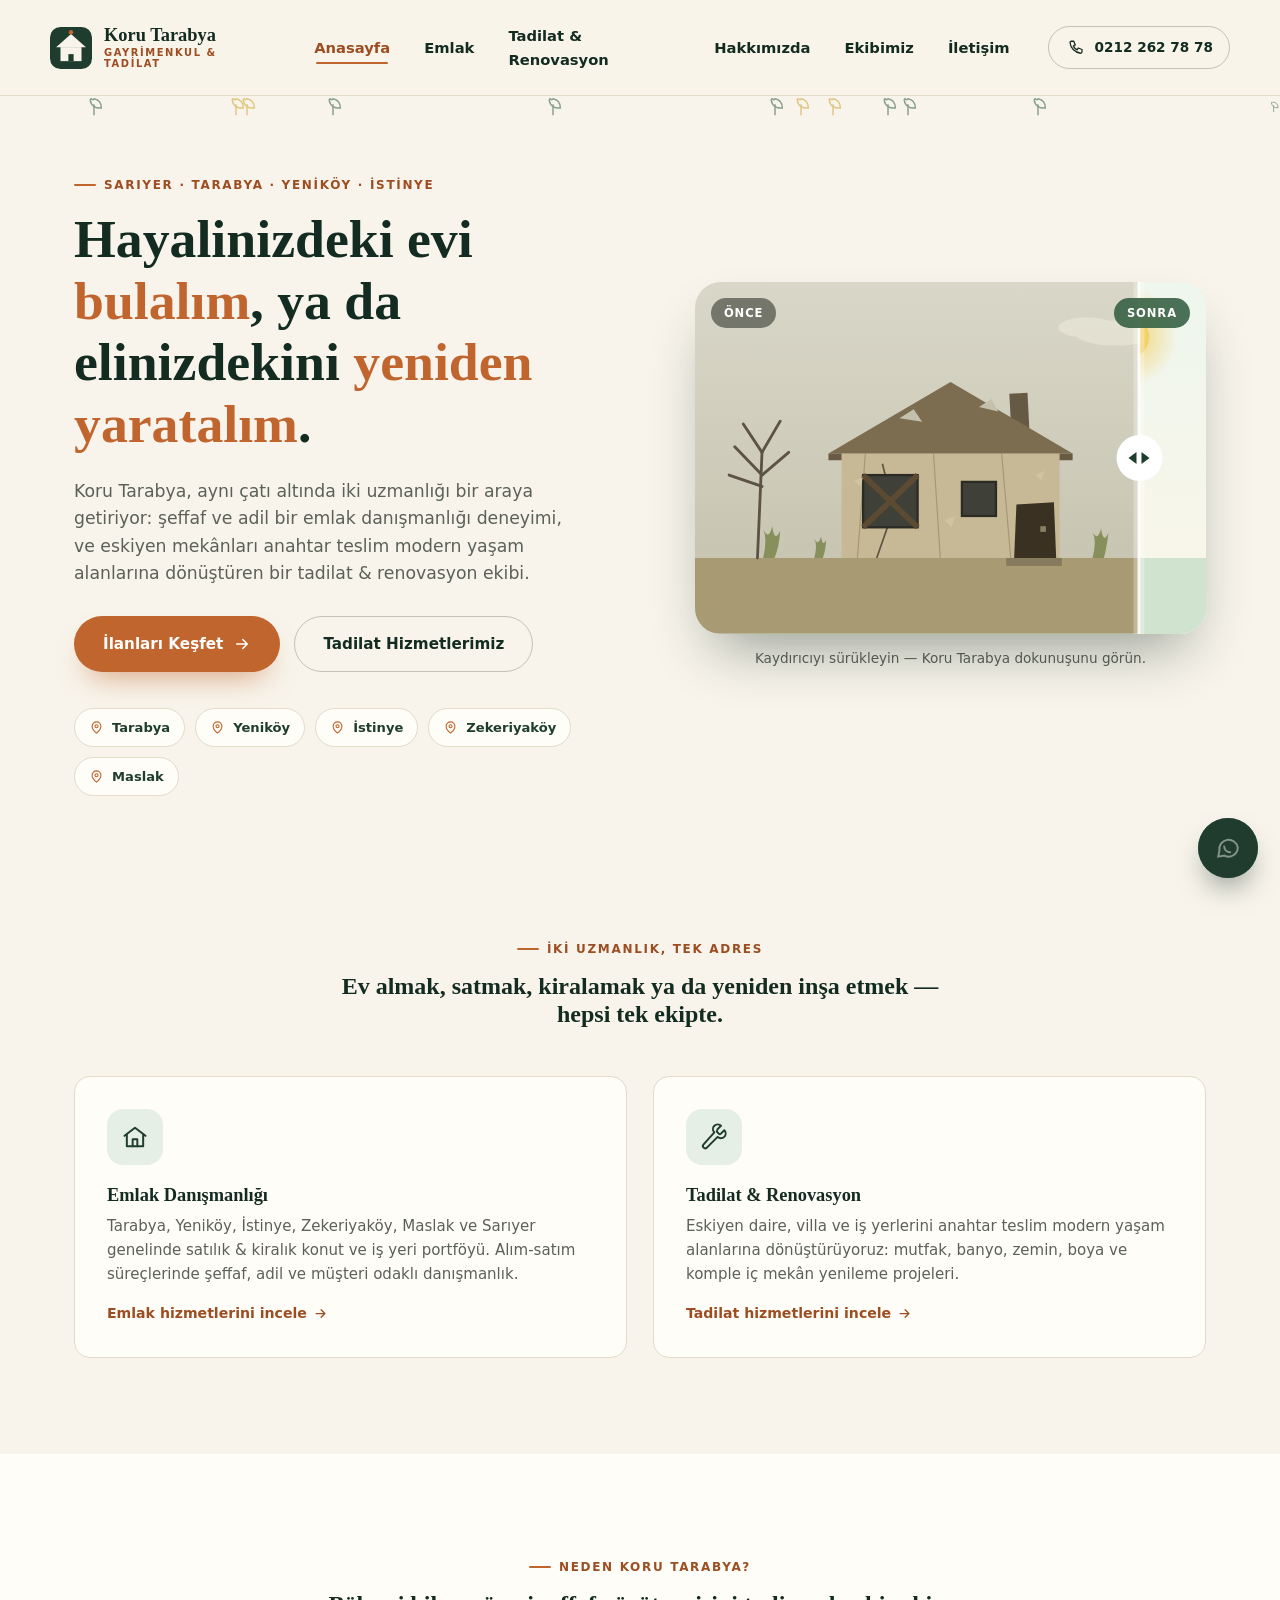
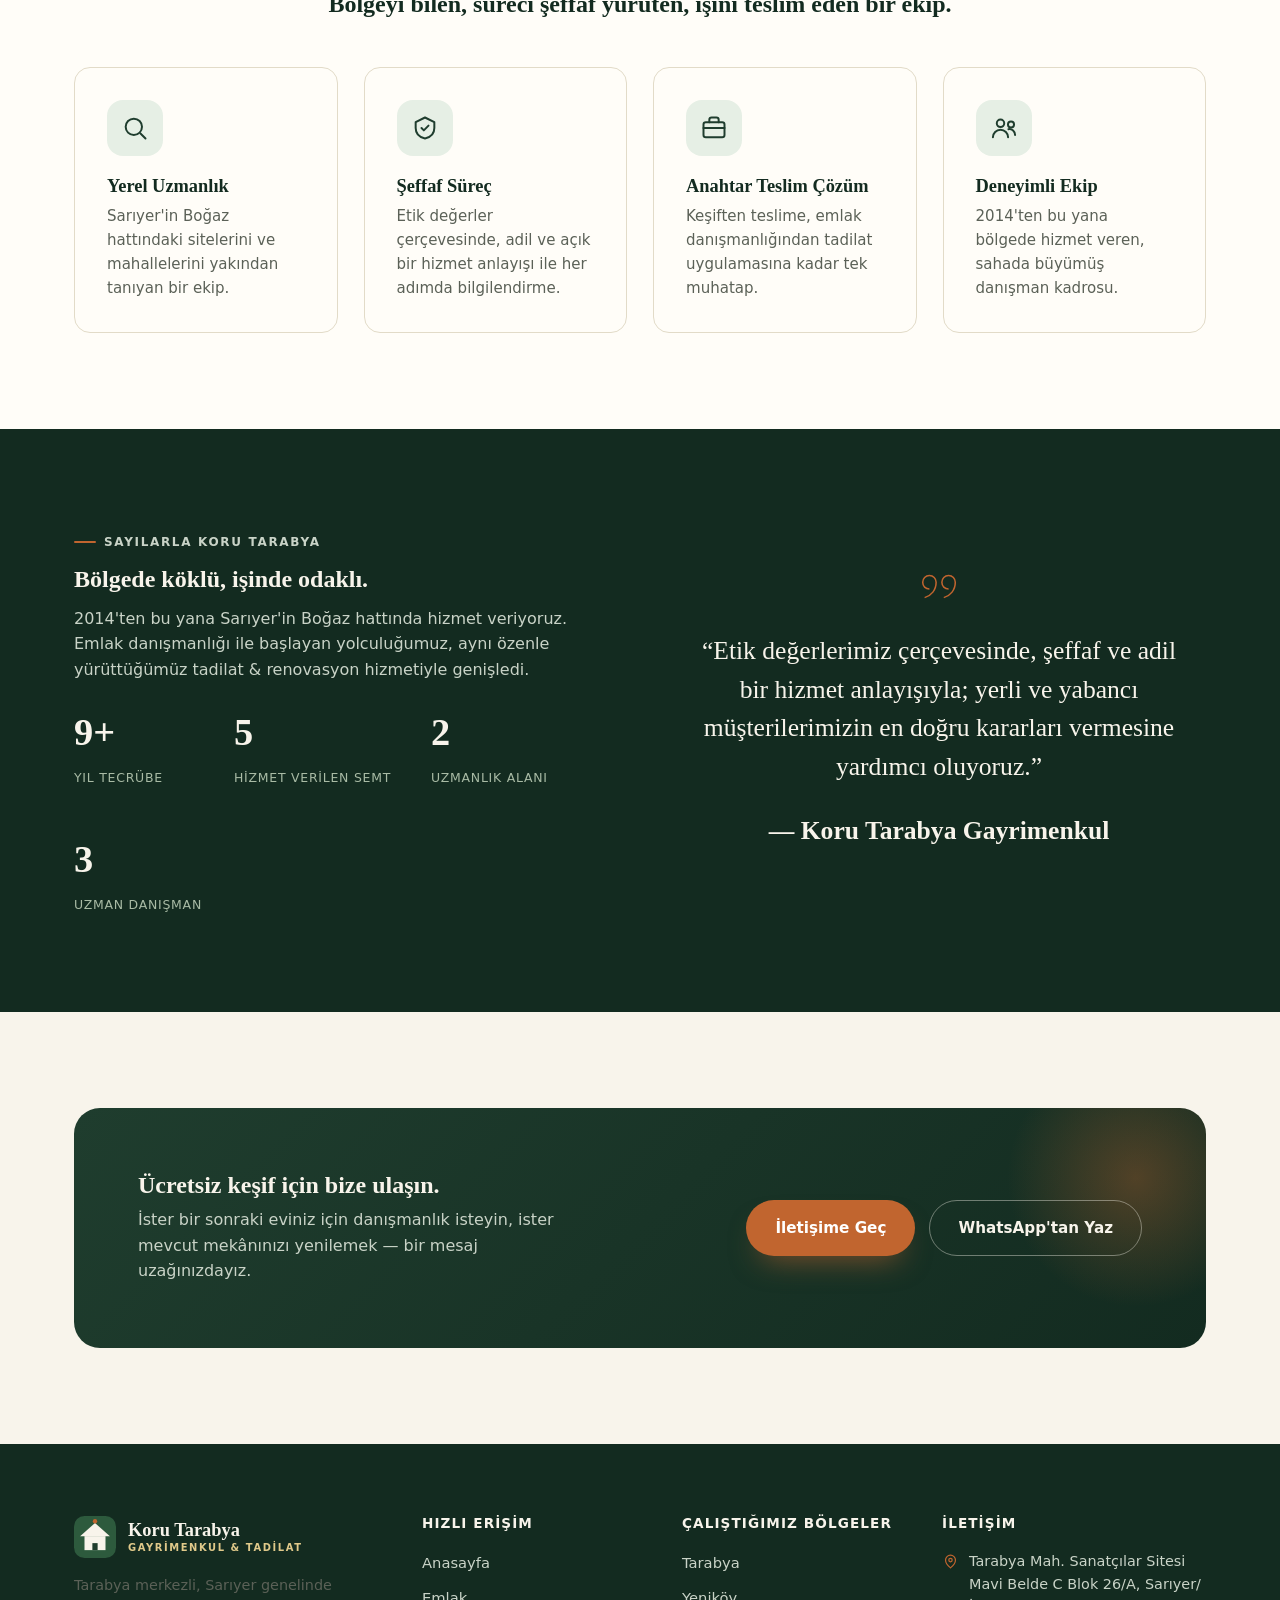
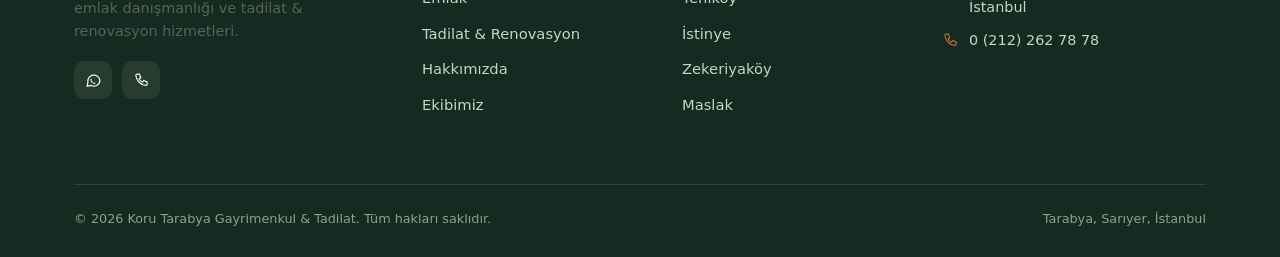
<file: index.html>
<!DOCTYPE html>
<html lang="tr">
<head>
<meta charset="UTF-8">
<meta name="viewport" content="width=device-width, initial-scale=1.0">
<title>Koru Tarabya Gayrimenkul &amp; Tadilat | Sarıyer, İstanbul</title>
<meta name="description" content="Tarabya, Yeniköy, İstinye, Zekeriyaköy, Maslak ve Sarıyer'de emlak danışmanlığı ve anahtar teslim tadilat &amp; renovasyon hizmeti. Aynı çatı altında iki uzmanlık.">
<link rel="icon" href="data:image/svg+xml,%3Csvg xmlns='http://www.w3.org/2000/svg' viewBox='0 0 48 48'%3E%3Crect width='48' height='48' rx='12' fill='%231f3d2e'/%3E%3Cpolygon points='24,8 41,23 7,23' fill='%23f8f4eb'/%3E%3Crect x='12' y='23' width='24' height='16' fill='%23f8f4eb'/%3E%3Crect x='21' y='31' width='6' height='8' fill='%231f3d2e'/%3E%3Ccircle cx='24' cy='6' r='2.5' fill='%23c1652f'/%3E%3C/svg%3E">
<link rel="stylesheet" href="assets/css/style.css">
</head>
<body>

<header class="site-header">
  <div class="container nav-row">
    <a href="index.html" class="brand">
      <svg class="brand-mark" viewBox="0 0 48 48"><rect width="48" height="48" rx="12" fill="#1f3d2e"/><polygon points="24,8 41,23 7,23" fill="#f8f4eb"/><rect x="12" y="23" width="24" height="16" fill="#f8f4eb"/><rect x="21" y="31" width="6" height="8" fill="#1f3d2e"/><circle cx="24" cy="6" r="2.5" fill="#c1652f"/></svg>
      <span class="brand-text">Koru Tarabya<small>Gayrimenkul &amp; Tadilat</small></span>
    </a>
    <nav class="nav-links">
      <a href="index.html">Anasayfa</a>
      <a href="emlak.html">Emlak</a>
      <a href="tadilat.html">Tadilat &amp; Renovasyon</a>
      <a href="hakkimizda.html">Hakkımızda</a>
      <a href="ekibimiz.html">Ekibimiz</a>
      <a href="iletisim.html">İletişim</a>
    </nav>
    <div class="nav-actions">
      <a class="btn btn-outline btn-sm" href="tel:+902122627878">
        <svg viewBox="0 0 24 24" fill="none" stroke="currentColor" stroke-width="1.7" stroke-linecap="round" stroke-linejoin="round"><path d="M6 3h3l2 5-2.5 1.5a11 11 0 0 0 5 5L15 12l5 2v3a2 2 0 0 1-2 2A16 16 0 0 1 4 5a2 2 0 0 1 2-2z"/></svg>
        0212 262 78 78
      </a>
      <button type="button" class="nav-toggle" aria-expanded="false" aria-label="Menüyü Aç/Kapat"><span></span></button>
    </div>
  </div>
</header>

<section class="hero">
  <div class="leaf-field" data-leaf-count="12"></div>
  <div class="container">
    <div class="hero-grid">
      <div data-reveal>
        <p class="eyebrow">Sarıyer · Tarabya · Yeniköy · İstinye</p>
        <h1 class="hero-title">Hayalinizdeki evi <em>bulalım</em>, ya da elinizdekini <em>yeniden yaratalım</em>.</h1>
        <p class="hero-lede">Koru Tarabya, aynı çatı altında iki uzmanlığı bir araya getiriyor: şeffaf ve adil bir emlak danışmanlığı deneyimi, ve eskiyen mekânları anahtar teslim modern yaşam alanlarına dönüştüren bir tadilat &amp; renovasyon ekibi.</p>
        <div class="hero-cta">
          <a class="btn btn-primary" href="emlak.html">
            İlanları Keşfet
            <svg viewBox="0 0 24 24" fill="none" stroke="currentColor" stroke-width="2" stroke-linecap="round" stroke-linejoin="round"><path d="M5 12h14M13 6l6 6-6 6"/></svg>
          </a>
          <a class="btn btn-outline" href="tadilat.html">Tadilat Hizmetlerimiz</a>
        </div>
        <div class="hero-pills">
          <span class="pill"><svg viewBox="0 0 24 24" fill="none" stroke="currentColor" stroke-width="1.8"><path d="M12 21s-7-5.2-7-11a7 7 0 0 1 14 0c0 5.8-7 11-7 11z"/><circle cx="12" cy="10" r="2.4"/></svg>Tarabya</span>
          <span class="pill"><svg viewBox="0 0 24 24" fill="none" stroke="currentColor" stroke-width="1.8"><path d="M12 21s-7-5.2-7-11a7 7 0 0 1 14 0c0 5.8-7 11-7 11z"/><circle cx="12" cy="10" r="2.4"/></svg>Yeniköy</span>
          <span class="pill"><svg viewBox="0 0 24 24" fill="none" stroke="currentColor" stroke-width="1.8"><path d="M12 21s-7-5.2-7-11a7 7 0 0 1 14 0c0 5.8-7 11-7 11z"/><circle cx="12" cy="10" r="2.4"/></svg>İstinye</span>
          <span class="pill"><svg viewBox="0 0 24 24" fill="none" stroke="currentColor" stroke-width="1.8"><path d="M12 21s-7-5.2-7-11a7 7 0 0 1 14 0c0 5.8-7 11-7 11z"/><circle cx="12" cy="10" r="2.4"/></svg>Zekeriyaköy</span>
          <span class="pill"><svg viewBox="0 0 24 24" fill="none" stroke="currentColor" stroke-width="1.8"><path d="M12 21s-7-5.2-7-11a7 7 0 0 1 14 0c0 5.8-7 11-7 11z"/><circle cx="12" cy="10" r="2.4"/></svg>Maslak</span>
        </div>
      </div>

      <div data-reveal>
        <div class="ba-slider" id="hero-ba" data-autoplay="true">
          <div class="ba-before">
            <svg viewBox="0 0 900 620" xmlns="http://www.w3.org/2000/svg" role="img" aria-label="Tadilat sonrası modern ev görünümü">
              <defs>
                <linearGradient id="skyNew" x1="0" y1="0" x2="0" y2="1">
                  <stop offset="0" stop-color="#eef6ee"/>
                  <stop offset="1" stop-color="#fbf6e8"/>
                </linearGradient>
                <radialGradient id="sunGlow" cx="50%" cy="50%" r="50%">
                  <stop offset="0" stop-color="#f3d16a"/>
                  <stop offset="1" stop-color="#f3d16a" stop-opacity="0"/>
                </radialGradient>
                <linearGradient id="glassGrad" x1="0" y1="0" x2="1" y2="1">
                  <stop offset="0" stop-color="#cdeaf0"/>
                  <stop offset="1" stop-color="#7fb2c2"/>
                </linearGradient>
              </defs>
              <rect width="900" height="620" fill="url(#skyNew)"/>
              <circle cx="760" cy="96" r="90" fill="url(#sunGlow)"/>
              <circle cx="760" cy="96" r="40" fill="#f3d16a"/>
              <rect x="0" y="486" width="900" height="134" fill="#cfe3cf"/>
              <g fill="#e7e0cc">
                <rect x="586" y="500" width="34" height="16" rx="4"/>
                <rect x="606" y="524" width="34" height="16" rx="4"/>
                <rect x="626" y="548" width="34" height="16" rx="4"/>
                <rect x="646" y="572" width="34" height="16" rx="4"/>
              </g>
              <polygon points="235,302 450,202 665,302" fill="#2d5a3d"/>
              <polygon points="235,302 665,302 665,312 235,312" fill="#234630"/>
              <g fill="#33495c" stroke="#1f2d38" stroke-width="1.5">
                <polygon points="300,268 340,246 356,270 316,292"/>
                <polygon points="544,270 560,246 600,268 584,292"/>
              </g>
              <rect x="258" y="302" width="384" height="184" fill="#f7f1e3" rx="4"/>
              <path d="M340 302 L340 486 M460 302 L460 486 M560 302 L560 486" stroke="#e7dcc2" stroke-width="2"/>
              <rect x="292" y="336" width="120" height="98" rx="8" fill="url(#glassGrad)" stroke="#ffffff" stroke-width="6"/>
              <path d="M352 336 V434 M292 385 H412" stroke="#ffffff" stroke-width="4"/>
              <rect x="566" y="388" width="66" height="98" rx="8" fill="#c1652f"/>
              <circle cx="618" cy="440" r="4" fill="#c9a227"/>
              <rect x="556" y="374" width="86" height="14" rx="6" fill="#234630"/>
              <g>
                <rect x="522" y="452" width="10" height="34" fill="#8a6b4a"/>
                <circle cx="527" cy="440" r="20" fill="#3f7a52"/>
                <rect x="654" y="452" width="10" height="34" fill="#8a6b4a"/>
                <circle cx="659" cy="440" r="20" fill="#3f7a52"/>
              </g>
              <g fill="#5c9469">
                <circle cx="270" cy="486" r="20"/>
                <circle cx="300" cy="490" r="24"/>
                <circle cx="640" cy="490" r="22"/>
                <circle cx="670" cy="486" r="18"/>
              </g>
            </svg>
          </div>
          <div class="ba-after">
            <svg viewBox="0 0 900 620" xmlns="http://www.w3.org/2000/svg" role="img" aria-label="Tadilat öncesi eski ev görünümü">
              <defs>
                <linearGradient id="skyOld" x1="0" y1="0" x2="0" y2="1">
                  <stop offset="0" stop-color="#d9d7c8"/>
                  <stop offset="1" stop-color="#c3c0ac"/>
                </linearGradient>
              </defs>
              <rect width="900" height="620" fill="url(#skyOld)"/>
              <rect x="0" y="486" width="900" height="134" fill="#a89b74"/>
              <g stroke="#5c5346" stroke-width="5" stroke-linecap="round" fill="none">
                <path d="M110 486 L118 300"/>
                <path d="M118 340 L70 290"/>
                <path d="M118 340 L165 300"/>
                <path d="M118 300 L85 250"/>
                <path d="M118 300 L150 245"/>
                <path d="M118 360 L60 340"/>
              </g>
              <g fill="#e7e4d5" opacity=".8">
                <ellipse cx="740" cy="90" rx="70" ry="22"/>
                <ellipse cx="690" cy="80" rx="50" ry="18"/>
              </g>
              <rect x="556" y="196" width="32" height="96" fill="#675a45" transform="rotate(-3 572 244)"/>
              <polygon points="235,302 450,176 665,302" fill="#7c6c50"/>
              <polygon points="235,302 665,302 665,314 235,314" fill="#6a5c44"/>
              <polygon points="360,240 385,224 400,246" fill="#c3c0ac"/>
              <polygon points="500,220 522,206 534,228" fill="#c3c0ac"/>
              <rect x="258" y="302" width="384" height="184" fill="#c7b995"/>
              <path d="M300 302 L286 486 M420 302 L432 486 M540 302 L556 486" stroke="#94886a" stroke-width="2" opacity=".7"/>
              <path d="M330 320 L350 400 L320 486" stroke="#5f5642" stroke-width="3" fill="none"/>
              <rect x="296" y="340" width="96" height="92" fill="#3f4038" stroke="#2a2b25" stroke-width="4"/>
              <path d="M296 340 L392 432 M392 340 L296 432" stroke="#5c4a33" stroke-width="10"/>
              <rect x="470" y="352" width="60" height="60" fill="#3f4038" stroke="#2a2b25" stroke-width="4"/>
              <polygon points="566,392 632,388 636,486 562,486" fill="#3a3122"/>
              <rect x="608" y="430" width="10" height="10" fill="#8a7f63"/>
              <g fill="#d9cdab" opacity=".55">
                <polygon points="280,350 296,344 292,360"/>
                <polygon points="440,420 458,412 452,432"/>
                <polygon points="600,340 616,332 610,350"/>
              </g>
              <rect x="548" y="486" width="98" height="14" fill="#867a5c"/>
              <g fill="#87905c">
                <path d="M120 486 q8 -34 0 -50 q10 20 16 -6 q4 30 14 8 q-2 30 -10 48z"/>
                <path d="M700 486 q8 -30 0 -46 q9 18 15 -6 q4 28 13 8 q-3 26 -8 44z"/>
                <path d="M210 486 q6 -22 0 -34 q7 14 12 -4 q3 20 9 6 q-1 20 -6 32z"/>
              </g>
            </svg>
          </div>
          <div class="ba-handle"><span class="ba-grip"></span></div>
          <span class="ba-label ba-label-before">Önce</span>
          <span class="ba-label ba-label-after">Sonra</span>
        </div>
        <p class="ba-caption">Kaydırıcıyı sürükleyin — Koru Tarabya dokunuşunu görün.</p>
      </div>
    </div>
  </div>
</section>

<section class="section" id="uzmanliklar">
  <div class="container">
    <div class="section-head center" data-reveal>
      <p class="eyebrow">İki Uzmanlık, Tek Adres</p>
      <h2>Ev almak, satmak, kiralamak ya da yeniden inşa etmek — hepsi tek ekipte.</h2>
    </div>
    <div class="grid grid-2" data-reveal-group>
      <div class="card">
        <div class="card-icon">
          <svg viewBox="0 0 24 24" fill="none" stroke="currentColor" stroke-width="1.7" stroke-linecap="round" stroke-linejoin="round"><path d="M3 11l9-7 9 7"/><path d="M5 10v10h14V10"/><path d="M10 20v-6h4v6"/></svg>
        </div>
        <h3>Emlak Danışmanlığı</h3>
        <p>Tarabya, Yeniköy, İstinye, Zekeriyaköy, Maslak ve Sarıyer genelinde satılık &amp; kiralık konut ve iş yeri portföyü. Alım-satım süreçlerinde şeffaf, adil ve müşteri odaklı danışmanlık.</p>
        <a class="card-link" href="emlak.html">Emlak hizmetlerini incele
          <svg viewBox="0 0 24 24" fill="none" stroke="currentColor" stroke-width="2" stroke-linecap="round" stroke-linejoin="round"><path d="M5 12h14M13 6l6 6-6 6"/></svg>
        </a>
      </div>
      <div class="card">
        <div class="card-icon">
          <svg viewBox="0 0 24 24" fill="none" stroke="currentColor" stroke-width="1.7" stroke-linecap="round" stroke-linejoin="round"><path d="M14.7 6.3a1 1 0 0 0 0 1.4l1.6 1.6a1 1 0 0 0 1.4 0l3.1-3.1a4 4 0 0 1-5.7 5.7L5.7 21.3a2 2 0 0 1-2.8-2.8L12.3 8.1a4 4 0 0 1 5.7-5.7l-3.1 3.1z"/></svg>
        </div>
        <h3>Tadilat &amp; Renovasyon</h3>
        <p>Eskiyen daire, villa ve iş yerlerini anahtar teslim modern yaşam alanlarına dönüştürüyoruz: mutfak, banyo, zemin, boya ve komple iç mekân yenileme projeleri.</p>
        <a class="card-link" href="tadilat.html">Tadilat hizmetlerini incele
          <svg viewBox="0 0 24 24" fill="none" stroke="currentColor" stroke-width="2" stroke-linecap="round" stroke-linejoin="round"><path d="M5 12h14M13 6l6 6-6 6"/></svg>
        </a>
      </div>
    </div>
  </div>
</section>

<section class="section section--alt">
  <div class="container">
    <div class="section-head center" data-reveal>
      <p class="eyebrow">Neden Koru Tarabya?</p>
      <h2>Bölgeyi bilen, süreci şeffaf yürüten, işini teslim eden bir ekip.</h2>
    </div>
    <div class="grid grid-4" data-reveal-group>
      <div class="card">
        <div class="card-icon">
          <svg viewBox="0 0 24 24" fill="none" stroke="currentColor" stroke-width="1.7" stroke-linecap="round" stroke-linejoin="round"><circle cx="11" cy="11" r="7"/><path d="M21 21l-4.3-4.3"/></svg>
        </div>
        <h3>Yerel Uzmanlık</h3>
        <p>Sarıyer'in Boğaz hattındaki sitelerini ve mahallelerini yakından tanıyan bir ekip.</p>
      </div>
      <div class="card">
        <div class="card-icon">
          <svg viewBox="0 0 24 24" fill="none" stroke="currentColor" stroke-width="1.7" stroke-linecap="round" stroke-linejoin="round"><path d="M12 3l8 4v5c0 5-3.5 8-8 9-4.5-1-8-4-8-9V7z"/><path d="M9 12l2 2 4-4"/></svg>
        </div>
        <h3>Şeffaf Süreç</h3>
        <p>Etik değerler çerçevesinde, adil ve açık bir hizmet anlayışı ile her adımda bilgilendirme.</p>
      </div>
      <div class="card">
        <div class="card-icon">
          <svg viewBox="0 0 24 24" fill="none" stroke="currentColor" stroke-width="1.7" stroke-linecap="round" stroke-linejoin="round"><rect x="3" y="7" width="18" height="13" rx="2"/><path d="M8 7V5a2 2 0 0 1 2-2h4a2 2 0 0 1 2 2v2"/><path d="M3 12h18"/></svg>
        </div>
        <h3>Anahtar Teslim Çözüm</h3>
        <p>Keşiften teslime, emlak danışmanlığından tadilat uygulamasına kadar tek muhatap.</p>
      </div>
      <div class="card">
        <div class="card-icon">
          <svg viewBox="0 0 24 24" fill="none" stroke="currentColor" stroke-width="1.7" stroke-linecap="round" stroke-linejoin="round"><circle cx="9" cy="8" r="3.2"/><path d="M2.5 20a6.5 6.5 0 0 1 13 0"/><circle cx="18" cy="9" r="2.6"/><path d="M15.8 13a5 5 0 0 1 5.7 5"/></svg>
        </div>
        <h3>Deneyimli Ekip</h3>
        <p>2014'ten bu yana bölgede hizmet veren, sahada büyümüş danışman kadrosu.</p>
      </div>
    </div>
  </div>
</section>

<section class="section section--forest">
  <div class="container">
    <div class="split" data-reveal>
      <div>
        <p class="eyebrow">Sayılarla Koru Tarabya</p>
        <h2>Bölgede köklü, işinde odaklı.</h2>
        <p>2014'ten bu yana Sarıyer'in Boğaz hattında hizmet veriyoruz. Emlak danışmanlığı ile başlayan yolculuğumuz, aynı özenle yürüttüğümüz tadilat &amp; renovasyon hizmetiyle genişledi.</p>
        <div class="stat-row">
          <div class="stat"><strong data-count-to="10" data-count-suffix="+">0</strong><span>Yıl Tecrübe</span></div>
          <div class="stat"><strong data-count-to="6" data-count-suffix="">0</strong><span>Hizmet Verilen Semt</span></div>
          <div class="stat"><strong data-count-to="2" data-count-suffix="">0</strong><span>Uzmanlık Alanı</span></div>
          <div class="stat"><strong data-count-to="3" data-count-suffix="">0</strong><span>Uzman Danışman</span></div>
        </div>
      </div>
      <div>
        <div class="quote-block">
          <svg class="quote-mark" viewBox="0 0 48 48" fill="none" stroke="currentColor" stroke-width="1.6"><path d="M14 24c-4 0-7-3-7-7s3-7 7-7 7 3 7 7c0 8-5 14-12 16"/><path d="M34 24c-4 0-7-3-7-7s3-7 7-7 7 3 7 7c0 8-5 14-12 16"/></svg>
          <p>“Etik değerlerimiz çerçevesinde, şeffaf ve adil bir hizmet anlayışıyla; yerli ve yabancı müşterilerimizin en doğru kararları vermesine yardımcı oluyoruz.”</p>
          <p class="quote-cite">— Koru Tarabya Gayrimenkul</p>
        </div>
      </div>
    </div>
  </div>
</section>

<section class="section">
  <div class="container">
    <div class="cta-banner" data-reveal>
      <div>
        <h2>Ücretsiz keşif için bize ulaşın.</h2>
        <p>İster bir sonraki eviniz için danışmanlık isteyin, ister mevcut mekânınızı yenilemek — bir mesaj uzağınızdayız.</p>
      </div>
      <div class="cta-actions">
        <a class="btn btn-primary" href="iletisim.html">İletişime Geç</a>
        <a class="btn btn-ghost-light" href="https://wa.me/905332948653" target="_blank" rel="noopener">WhatsApp'tan Yaz</a>
      </div>
    </div>
  </div>
</section>

<footer class="site-footer">
  <div class="container">
    <div class="footer-grid">
      <div class="footer-brand">
        <a href="index.html" class="brand">
          <svg class="brand-mark" viewBox="0 0 48 48"><rect width="48" height="48" rx="12" fill="#2d5a3d"/><polygon points="24,8 41,23 7,23" fill="#f8f4eb"/><rect x="12" y="23" width="24" height="16" fill="#f8f4eb"/><rect x="21" y="31" width="6" height="8" fill="#1f3d2e"/><circle cx="24" cy="6" r="2.5" fill="#c1652f"/></svg>
          <span class="brand-text">Koru Tarabya<small style="color:#e0c98a">Gayrimenkul &amp; Tadilat</small></span>
        </a>
        <p>Tarabya merkezli, Sarıyer genelinde emlak danışmanlığı ve tadilat &amp; renovasyon hizmetleri.</p>
        <div class="social-row">
          <a href="https://wa.me/905332948653" target="_blank" rel="noopener" aria-label="WhatsApp">
            <svg viewBox="0 0 24 24" fill="none" stroke="currentColor" stroke-width="1.7"><path d="M21 11.5a8.4 8.4 0 0 1-12.2 7.5L3 20l1.1-5.6A8.4 8.4 0 1 1 21 11.5z"/><path d="M8.5 10.5c0 3 2.5 5.5 5.5 5.5" stroke-linecap="round"/></svg>
          </a>
          <a href="tel:+902122627878" aria-label="Telefon">
            <svg viewBox="0 0 24 24" fill="none" stroke="currentColor" stroke-width="1.7"><path d="M6 3h3l2 5-2.5 1.5a11 11 0 0 0 5 5L15 12l5 2v3a2 2 0 0 1-2 2A16 16 0 0 1 4 5a2 2 0 0 1 2-2z"/></svg>
          </a>
        </div>
      </div>
      <div class="footer-col">
        <h4>Hızlı Erişim</h4>
        <ul>
          <li><a href="index.html">Anasayfa</a></li>
          <li><a href="emlak.html">Emlak</a></li>
          <li><a href="tadilat.html">Tadilat &amp; Renovasyon</a></li>
          <li><a href="hakkimizda.html">Hakkımızda</a></li>
          <li><a href="ekibimiz.html">Ekibimiz</a></li>
        </ul>
      </div>
      <div class="footer-col">
        <h4>Çalıştığımız Bölgeler</h4>
        <ul>
          <li><a href="emlak.html">Tarabya</a></li>
          <li><a href="emlak.html">Yeniköy</a></li>
          <li><a href="emlak.html">İstinye</a></li>
          <li><a href="emlak.html">Zekeriyaköy</a></li>
          <li><a href="emlak.html">Maslak</a></li>
        </ul>
      </div>
      <div class="footer-col">
        <h4>İletişim</h4>
        <ul class="footer-contact">
          <li><svg viewBox="0 0 24 24" fill="none" stroke="currentColor" stroke-width="1.7"><path d="M12 21s-7-5.2-7-11a7 7 0 0 1 14 0c0 5.8-7 11-7 11z"/><circle cx="12" cy="10" r="2.4"/></svg><span>Tarabya Mah. Sanatçılar Sitesi<br>Mavi Belde C Blok 26/A, Sarıyer/İstanbul</span></li>
          <li><svg viewBox="0 0 24 24" fill="none" stroke="currentColor" stroke-width="1.7"><path d="M6 3h3l2 5-2.5 1.5a11 11 0 0 0 5 5L15 12l5 2v3a2 2 0 0 1-2 2A16 16 0 0 1 4 5a2 2 0 0 1 2-2z"/></svg><span>0 (212) 262 78 78</span></li>
        </ul>
      </div>
    </div>
    <div class="footer-bottom">
      <span>&copy; <span data-year></span> Koru Tarabya Gayrimenkul &amp; Tadilat. Tüm hakları saklıdır.</span>
      <span>Tarabya, Sarıyer, İstanbul</span>
    </div>
  </div>
</footer>

<a class="wa-float" href="https://wa.me/905332948653" target="_blank" rel="noopener" aria-label="WhatsApp ile yaz">
  <svg viewBox="0 0 24 24" fill="none" stroke="currentColor" stroke-width="1.8"><path d="M21 11.5a8.4 8.4 0 0 1-12.2 7.5L3 20l1.1-5.6A8.4 8.4 0 1 1 21 11.5z"/><path d="M8.5 10.5c0 3 2.5 5.5 5.5 5.5" stroke-linecap="round"/></svg>
</a>

<script src="assets/js/main.js"></script>
</body>
</html>
</file>
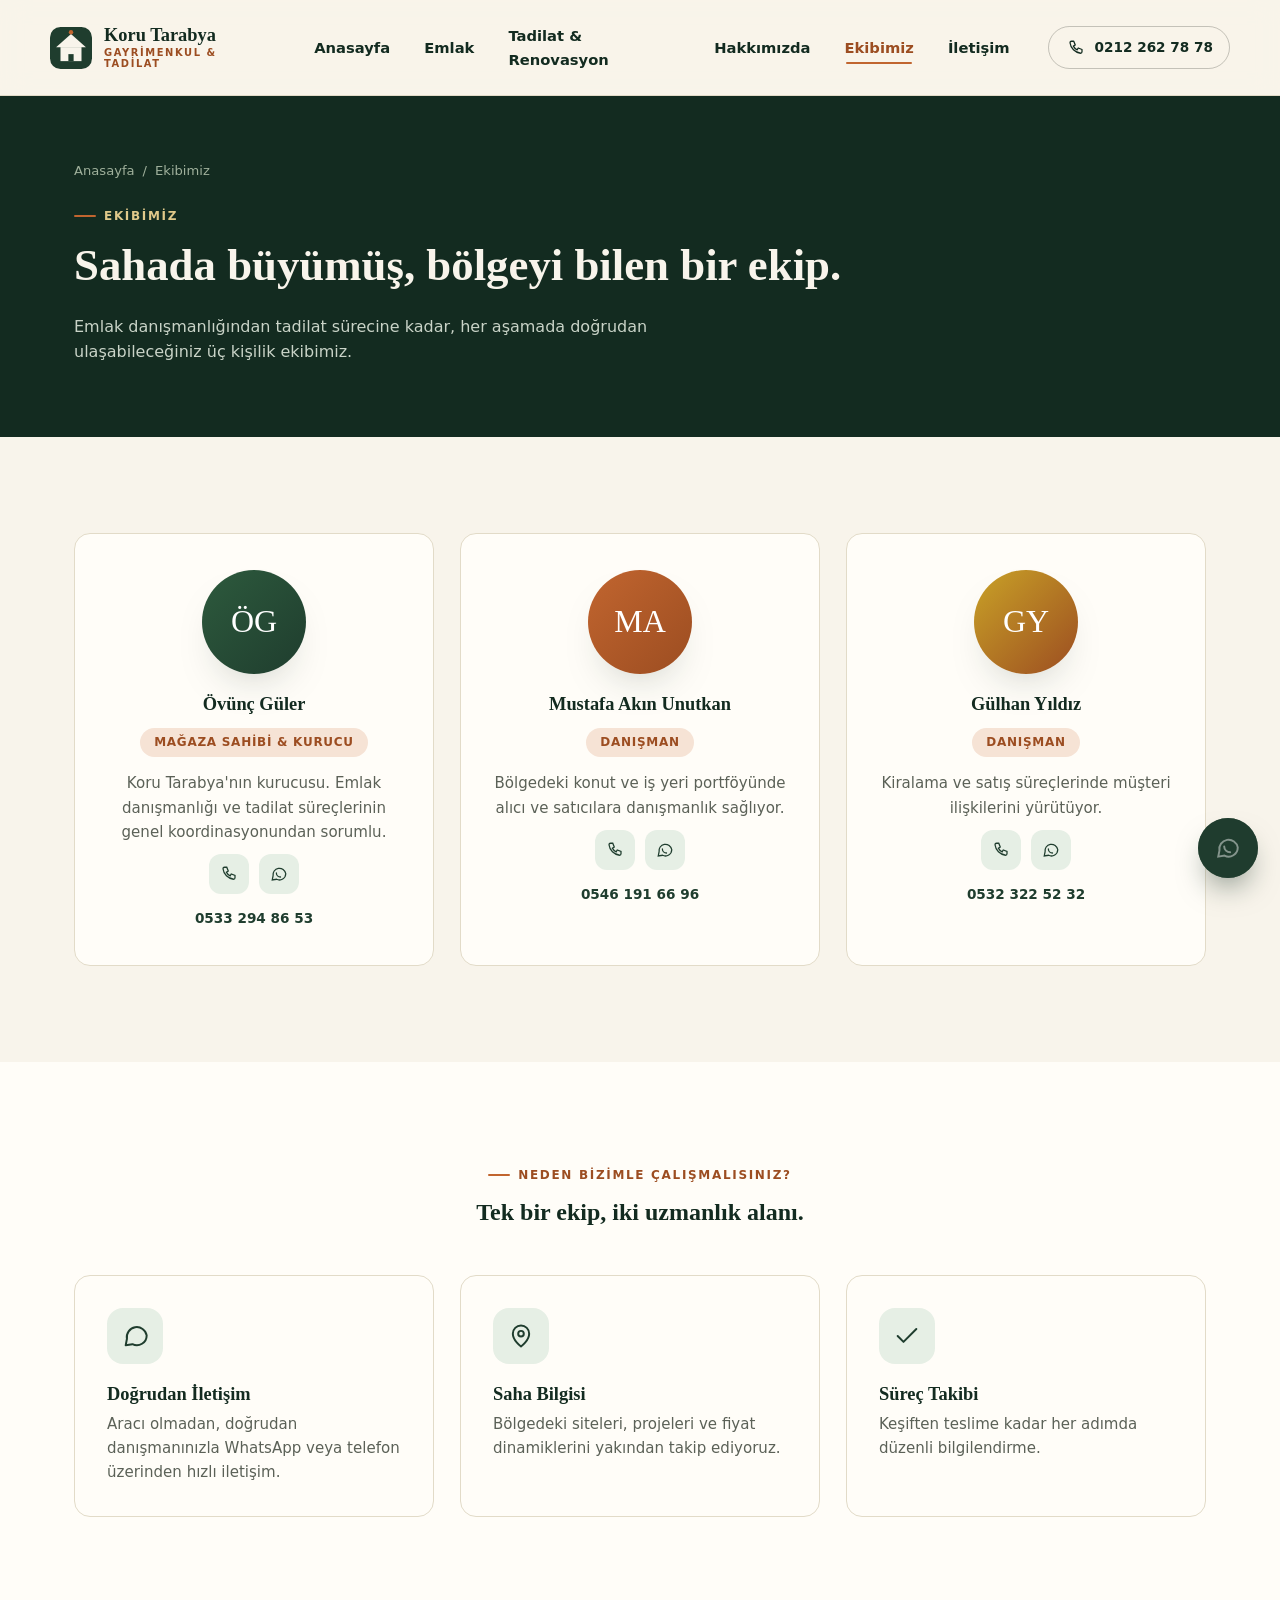
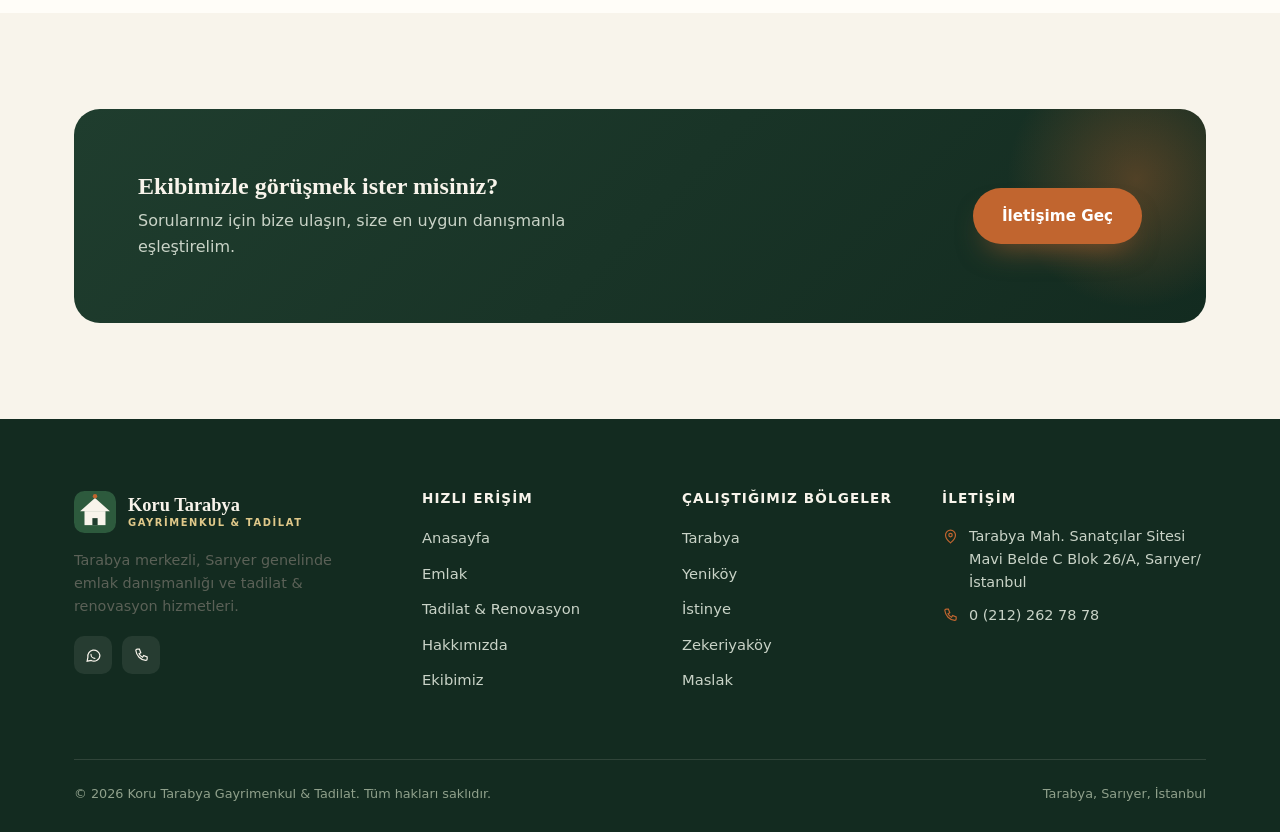
<file: ekibimiz.html>
<!DOCTYPE html>
<html lang="tr">
<head>
<meta charset="UTF-8">
<meta name="viewport" content="width=device-width, initial-scale=1.0">
<title>Ekibimiz | Koru Tarabya</title>
<meta name="description" content="Koru Tarabya emlak danışmanlığı ve tadilat ekibiyle tanışın.">
<link rel="icon" href="data:image/svg+xml,%3Csvg xmlns='http://www.w3.org/2000/svg' viewBox='0 0 48 48'%3E%3Crect width='48' height='48' rx='12' fill='%231f3d2e'/%3E%3Cpolygon points='24,8 41,23 7,23' fill='%23f8f4eb'/%3E%3Crect x='12' y='23' width='24' height='16' fill='%23f8f4eb'/%3E%3Crect x='21' y='31' width='6' height='8' fill='%231f3d2e'/%3E%3Ccircle cx='24' cy='6' r='2.5' fill='%23c1652f'/%3E%3C/svg%3E">
<link rel="stylesheet" href="assets/css/style.css">
</head>
<body>

<header class="site-header">
  <div class="container nav-row">
    <a href="index.html" class="brand">
      <svg class="brand-mark" viewBox="0 0 48 48"><rect width="48" height="48" rx="12" fill="#1f3d2e"/><polygon points="24,8 41,23 7,23" fill="#f8f4eb"/><rect x="12" y="23" width="24" height="16" fill="#f8f4eb"/><rect x="21" y="31" width="6" height="8" fill="#1f3d2e"/><circle cx="24" cy="6" r="2.5" fill="#c1652f"/></svg>
      <span class="brand-text">Koru Tarabya<small>Gayrimenkul &amp; Tadilat</small></span>
    </a>
    <nav class="nav-links">
      <a href="index.html">Anasayfa</a>
      <a href="emlak.html">Emlak</a>
      <a href="tadilat.html">Tadilat &amp; Renovasyon</a>
      <a href="hakkimizda.html">Hakkımızda</a>
      <a href="ekibimiz.html">Ekibimiz</a>
      <a href="iletisim.html">İletişim</a>
    </nav>
    <div class="nav-actions">
      <a class="btn btn-outline btn-sm" href="tel:+902122627878">
        <svg viewBox="0 0 24 24" fill="none" stroke="currentColor" stroke-width="1.7" stroke-linecap="round" stroke-linejoin="round"><path d="M6 3h3l2 5-2.5 1.5a11 11 0 0 0 5 5L15 12l5 2v3a2 2 0 0 1-2 2A16 16 0 0 1 4 5a2 2 0 0 1 2-2z"/></svg>
        0212 262 78 78
      </a>
      <button type="button" class="nav-toggle" aria-expanded="false" aria-label="Menüyü Aç/Kapat"><span></span></button>
    </div>
  </div>
</header>

<section class="page-hero">
  <div class="container">
    <div class="breadcrumb"><a href="index.html">Anasayfa</a><span>/</span><span>Ekibimiz</span></div>
    <p class="eyebrow" style="color:#e0c98a">Ekibimiz</p>
    <h1>Sahada büyümüş, bölgeyi bilen bir ekip.</h1>
    <p>Emlak danışmanlığından tadilat sürecine kadar, her aşamada doğrudan ulaşabileceğiniz üç kişilik ekibimiz.</p>
  </div>
</section>

<section class="section">
  <div class="container">
    <div class="grid grid-3" data-reveal-group>

      <div class="card team-card">
        <div class="avatar" style="background:linear-gradient(135deg,#2d5a3d,#1f3d2e)">ÖG</div>
        <h3>Övünç Güler</h3>
        <span class="team-role">Mağaza Sahibi &amp; Kurucu</span>
        <p>Koru Tarabya'nın kurucusu. Emlak danışmanlığı ve tadilat süreçlerinin genel koordinasyonundan sorumlu.</p>
        <div class="team-contact">
          <a class="icon-btn" href="tel:+905332948653" aria-label="Ara">
            <svg viewBox="0 0 24 24" fill="none" stroke="currentColor" stroke-width="1.7"><path d="M6 3h3l2 5-2.5 1.5a11 11 0 0 0 5 5L15 12l5 2v3a2 2 0 0 1-2 2A16 16 0 0 1 4 5a2 2 0 0 1 2-2z"/></svg>
          </a>
          <a class="icon-btn" href="https://wa.me/905332948653" target="_blank" rel="noopener" aria-label="WhatsApp">
            <svg viewBox="0 0 24 24" fill="none" stroke="currentColor" stroke-width="1.7"><path d="M21 11.5a8.4 8.4 0 0 1-12.2 7.5L3 20l1.1-5.6A8.4 8.4 0 1 1 21 11.5z"/><path d="M8.5 10.5c0 3 2.5 5.5 5.5 5.5" stroke-linecap="round"/></svg>
          </a>
        </div>
        <p style="margin-top:14px;font-size:.85rem;font-weight:600;color:var(--forest)">0533 294 86 53</p>
      </div>

      <div class="card team-card">
        <div class="avatar" style="background:linear-gradient(135deg,#c1652f,#9c4d21)">MA</div>
        <h3>Mustafa Akın Unutkan</h3>
        <span class="team-role">Danışman</span>
        <p>Bölgedeki konut ve iş yeri portföyünde alıcı ve satıcılara danışmanlık sağlıyor.</p>
        <div class="team-contact">
          <a class="icon-btn" href="tel:+905461916696" aria-label="Ara">
            <svg viewBox="0 0 24 24" fill="none" stroke="currentColor" stroke-width="1.7"><path d="M6 3h3l2 5-2.5 1.5a11 11 0 0 0 5 5L15 12l5 2v3a2 2 0 0 1-2 2A16 16 0 0 1 4 5a2 2 0 0 1 2-2z"/></svg>
          </a>
          <a class="icon-btn" href="https://wa.me/905461916696" target="_blank" rel="noopener" aria-label="WhatsApp">
            <svg viewBox="0 0 24 24" fill="none" stroke="currentColor" stroke-width="1.7"><path d="M21 11.5a8.4 8.4 0 0 1-12.2 7.5L3 20l1.1-5.6A8.4 8.4 0 1 1 21 11.5z"/><path d="M8.5 10.5c0 3 2.5 5.5 5.5 5.5" stroke-linecap="round"/></svg>
          </a>
        </div>
        <p style="margin-top:14px;font-size:.85rem;font-weight:600;color:var(--forest)">0546 191 66 96</p>
      </div>

      <div class="card team-card">
        <div class="avatar" style="background:linear-gradient(135deg,#c9a227,#9c4d21)">GY</div>
        <h3>Gülhan Yıldız</h3>
        <span class="team-role">Danışman</span>
        <p>Kiralama ve satış süreçlerinde müşteri ilişkilerini yürütüyor.</p>
        <div class="team-contact">
          <a class="icon-btn" href="tel:+905323225232" aria-label="Ara">
            <svg viewBox="0 0 24 24" fill="none" stroke="currentColor" stroke-width="1.7"><path d="M6 3h3l2 5-2.5 1.5a11 11 0 0 0 5 5L15 12l5 2v3a2 2 0 0 1-2 2A16 16 0 0 1 4 5a2 2 0 0 1 2-2z"/></svg>
          </a>
          <a class="icon-btn" href="https://wa.me/905323225232" target="_blank" rel="noopener" aria-label="WhatsApp">
            <svg viewBox="0 0 24 24" fill="none" stroke="currentColor" stroke-width="1.7"><path d="M21 11.5a8.4 8.4 0 0 1-12.2 7.5L3 20l1.1-5.6A8.4 8.4 0 1 1 21 11.5z"/><path d="M8.5 10.5c0 3 2.5 5.5 5.5 5.5" stroke-linecap="round"/></svg>
          </a>
        </div>
        <p style="margin-top:14px;font-size:.85rem;font-weight:600;color:var(--forest)">0532 322 52 32</p>
      </div>

    </div>
  </div>
</section>

<section class="section section--alt">
  <div class="container">
    <div class="section-head center" data-reveal>
      <p class="eyebrow">Neden Bizimle Çalışmalısınız?</p>
      <h2>Tek bir ekip, iki uzmanlık alanı.</h2>
    </div>
    <div class="grid grid-3" data-reveal-group>
      <div class="card">
        <div class="card-icon"><svg viewBox="0 0 24 24" fill="none" stroke="currentColor" stroke-width="1.7" stroke-linecap="round" stroke-linejoin="round"><path d="M22 11.5a8.4 8.4 0 0 1-12.2 7.5L4 20l1.1-5.6A8.4 8.4 0 1 1 22 11.5z"/></svg></div>
        <h3>Doğrudan İletişim</h3>
        <p>Aracı olmadan, doğrudan danışmanınızla WhatsApp veya telefon üzerinden hızlı iletişim.</p>
      </div>
      <div class="card">
        <div class="card-icon"><svg viewBox="0 0 24 24" fill="none" stroke="currentColor" stroke-width="1.7" stroke-linecap="round" stroke-linejoin="round"><path d="M12 21s-7-5.2-7-11a7 7 0 0 1 14 0c0 5.8-7 11-7 11z"/><circle cx="12" cy="10" r="2.4"/></svg></div>
        <h3>Saha Bilgisi</h3>
        <p>Bölgedeki siteleri, projeleri ve fiyat dinamiklerini yakından takip ediyoruz.</p>
      </div>
      <div class="card">
        <div class="card-icon"><svg viewBox="0 0 24 24" fill="none" stroke="currentColor" stroke-width="1.7" stroke-linecap="round" stroke-linejoin="round"><path d="M20 6L9 17l-5-5"/></svg></div>
        <h3>Süreç Takibi</h3>
        <p>Keşiften teslime kadar her adımda düzenli bilgilendirme.</p>
      </div>
    </div>
  </div>
</section>

<section class="section">
  <div class="container">
    <div class="cta-banner" data-reveal>
      <div>
        <h2>Ekibimizle görüşmek ister misiniz?</h2>
        <p>Sorularınız için bize ulaşın, size en uygun danışmanla eşleştirelim.</p>
      </div>
      <div class="cta-actions">
        <a class="btn btn-primary" href="iletisim.html">İletişime Geç</a>
      </div>
    </div>
  </div>
</section>

<footer class="site-footer">
  <div class="container">
    <div class="footer-grid">
      <div class="footer-brand">
        <a href="index.html" class="brand">
          <svg class="brand-mark" viewBox="0 0 48 48"><rect width="48" height="48" rx="12" fill="#2d5a3d"/><polygon points="24,8 41,23 7,23" fill="#f8f4eb"/><rect x="12" y="23" width="24" height="16" fill="#f8f4eb"/><rect x="21" y="31" width="6" height="8" fill="#1f3d2e"/><circle cx="24" cy="6" r="2.5" fill="#c1652f"/></svg>
          <span class="brand-text">Koru Tarabya<small style="color:#e0c98a">Gayrimenkul &amp; Tadilat</small></span>
        </a>
        <p>Tarabya merkezli, Sarıyer genelinde emlak danışmanlığı ve tadilat &amp; renovasyon hizmetleri.</p>
        <div class="social-row">
          <a href="https://wa.me/905332948653" target="_blank" rel="noopener" aria-label="WhatsApp">
            <svg viewBox="0 0 24 24" fill="none" stroke="currentColor" stroke-width="1.7"><path d="M21 11.5a8.4 8.4 0 0 1-12.2 7.5L3 20l1.1-5.6A8.4 8.4 0 1 1 21 11.5z"/><path d="M8.5 10.5c0 3 2.5 5.5 5.5 5.5" stroke-linecap="round"/></svg>
          </a>
          <a href="tel:+902122627878" aria-label="Telefon">
            <svg viewBox="0 0 24 24" fill="none" stroke="currentColor" stroke-width="1.7"><path d="M6 3h3l2 5-2.5 1.5a11 11 0 0 0 5 5L15 12l5 2v3a2 2 0 0 1-2 2A16 16 0 0 1 4 5a2 2 0 0 1 2-2z"/></svg>
          </a>
        </div>
      </div>
      <div class="footer-col">
        <h4>Hızlı Erişim</h4>
        <ul>
          <li><a href="index.html">Anasayfa</a></li>
          <li><a href="emlak.html">Emlak</a></li>
          <li><a href="tadilat.html">Tadilat &amp; Renovasyon</a></li>
          <li><a href="hakkimizda.html">Hakkımızda</a></li>
          <li><a href="ekibimiz.html">Ekibimiz</a></li>
        </ul>
      </div>
      <div class="footer-col">
        <h4>Çalıştığımız Bölgeler</h4>
        <ul>
          <li><a href="emlak.html">Tarabya</a></li>
          <li><a href="emlak.html">Yeniköy</a></li>
          <li><a href="emlak.html">İstinye</a></li>
          <li><a href="emlak.html">Zekeriyaköy</a></li>
          <li><a href="emlak.html">Maslak</a></li>
        </ul>
      </div>
      <div class="footer-col">
        <h4>İletişim</h4>
        <ul class="footer-contact">
          <li><svg viewBox="0 0 24 24" fill="none" stroke="currentColor" stroke-width="1.7"><path d="M12 21s-7-5.2-7-11a7 7 0 0 1 14 0c0 5.8-7 11-7 11z"/><circle cx="12" cy="10" r="2.4"/></svg><span>Tarabya Mah. Sanatçılar Sitesi<br>Mavi Belde C Blok 26/A, Sarıyer/İstanbul</span></li>
          <li><svg viewBox="0 0 24 24" fill="none" stroke="currentColor" stroke-width="1.7"><path d="M6 3h3l2 5-2.5 1.5a11 11 0 0 0 5 5L15 12l5 2v3a2 2 0 0 1-2 2A16 16 0 0 1 4 5a2 2 0 0 1 2-2z"/></svg><span>0 (212) 262 78 78</span></li>
        </ul>
      </div>
    </div>
    <div class="footer-bottom">
      <span>&copy; <span data-year></span> Koru Tarabya Gayrimenkul &amp; Tadilat. Tüm hakları saklıdır.</span>
      <span>Tarabya, Sarıyer, İstanbul</span>
    </div>
  </div>
</footer>

<a class="wa-float" href="https://wa.me/905332948653" target="_blank" rel="noopener" aria-label="WhatsApp ile yaz">
  <svg viewBox="0 0 24 24" fill="none" stroke="currentColor" stroke-width="1.8"><path d="M21 11.5a8.4 8.4 0 0 1-12.2 7.5L3 20l1.1-5.6A8.4 8.4 0 1 1 21 11.5z"/><path d="M8.5 10.5c0 3 2.5 5.5 5.5 5.5" stroke-linecap="round"/></svg>
</a>

<script src="assets/js/main.js"></script>
</body>
</html>
</file>
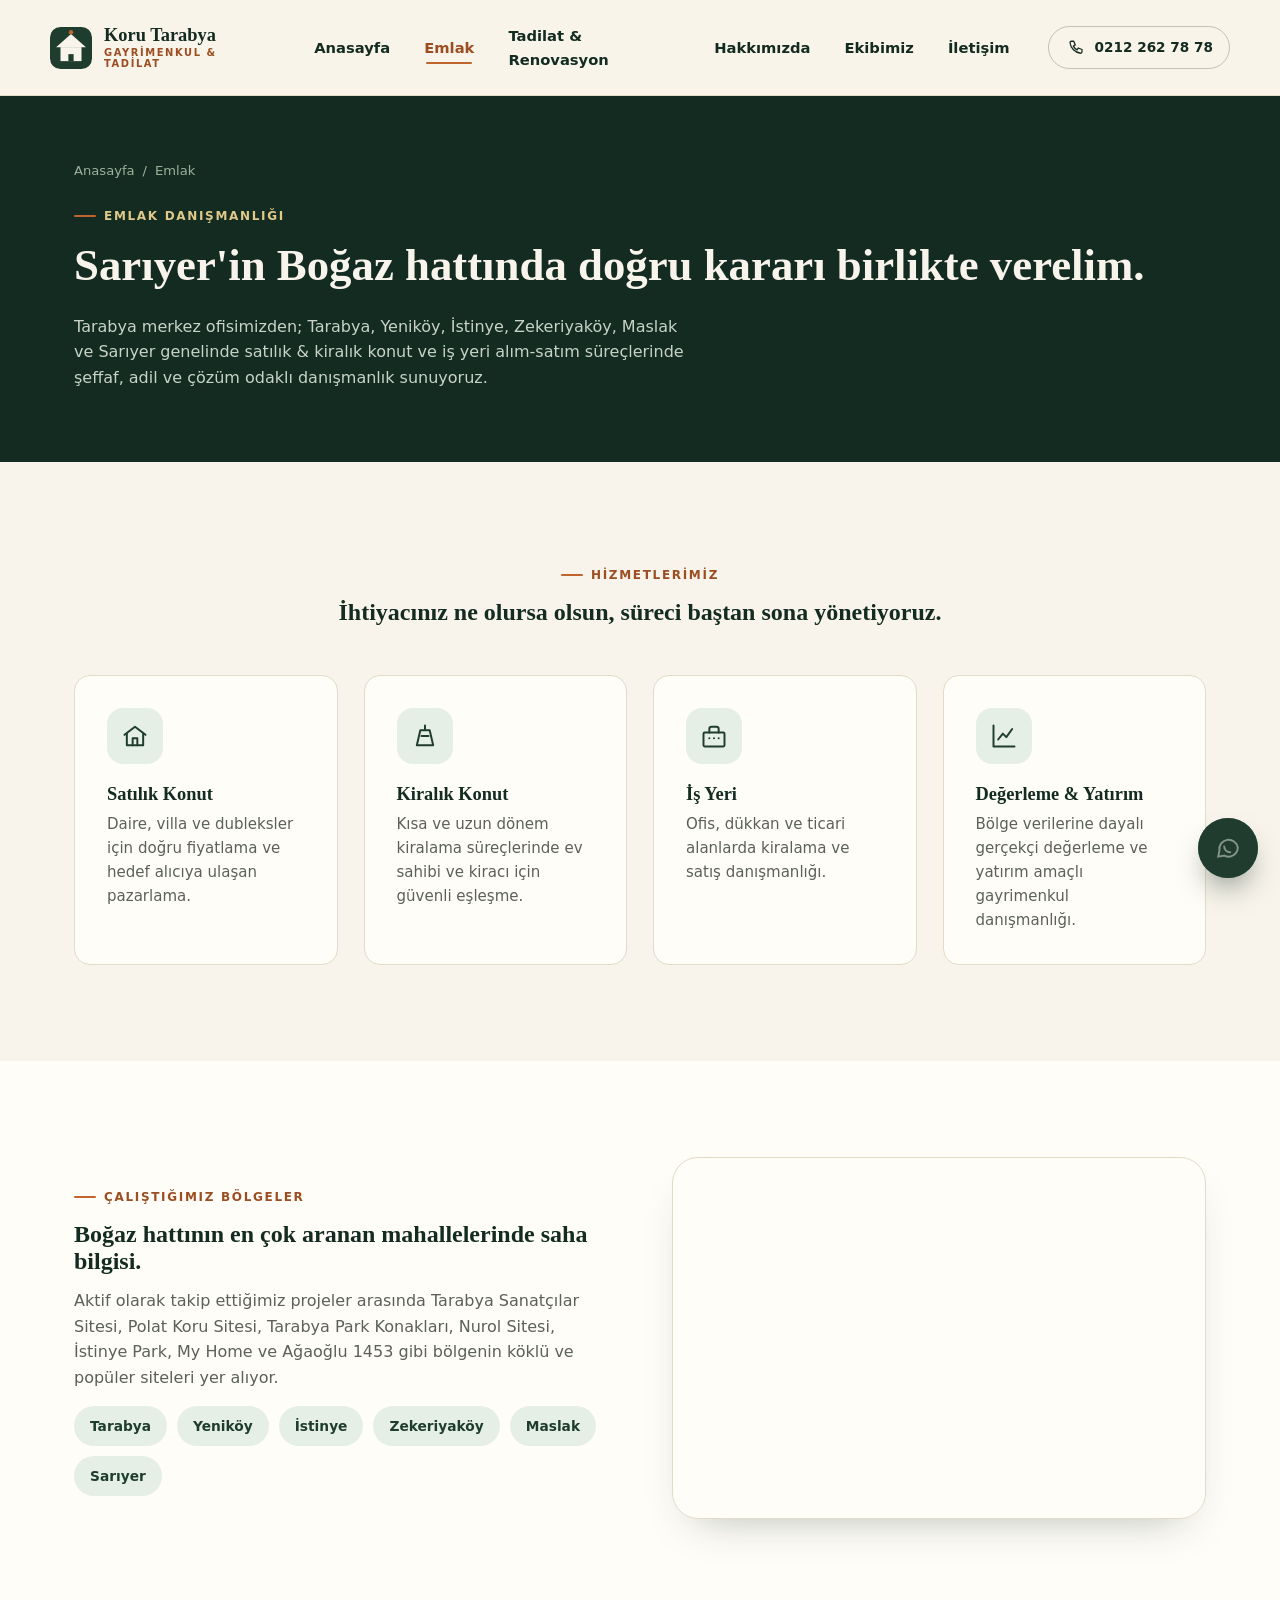
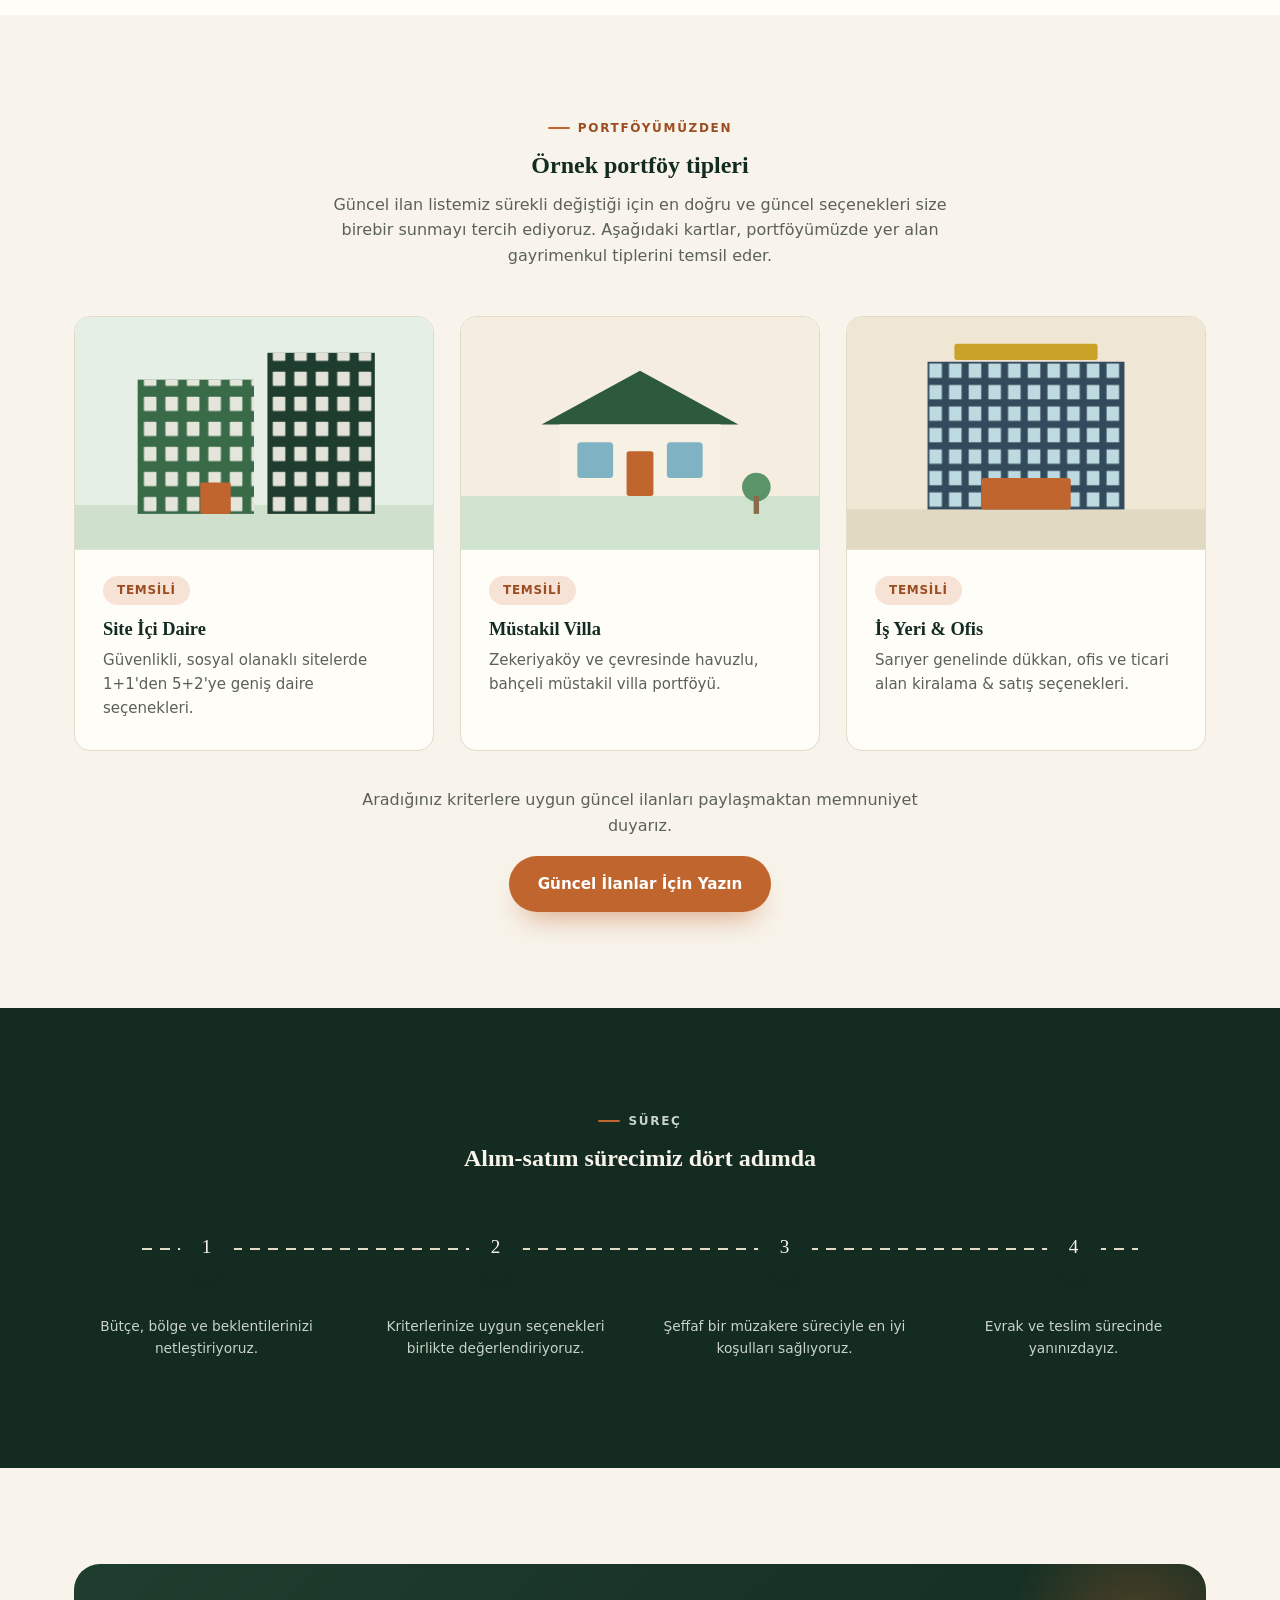
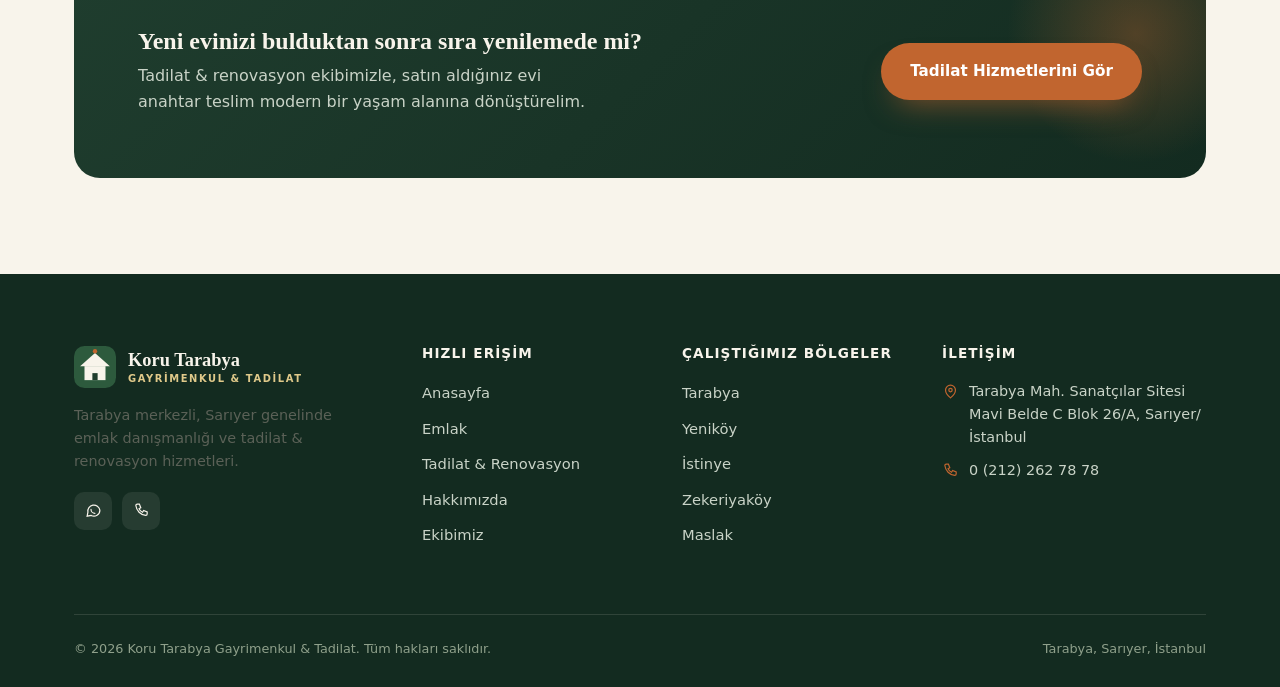
<file: emlak.html>
<!DOCTYPE html>
<html lang="tr">
<head>
<meta charset="UTF-8">
<meta name="viewport" content="width=device-width, initial-scale=1.0">
<title>Emlak Danışmanlığı | Koru Tarabya Gayrimenkul</title>
<meta name="description" content="Tarabya, Yeniköy, İstinye, Zekeriyaköy, Maslak ve Sarıyer'de satılık &amp; kiralık konut, villa ve iş yeri danışmanlığı.">
<link rel="icon" href="data:image/svg+xml,%3Csvg xmlns='http://www.w3.org/2000/svg' viewBox='0 0 48 48'%3E%3Crect width='48' height='48' rx='12' fill='%231f3d2e'/%3E%3Cpolygon points='24,8 41,23 7,23' fill='%23f8f4eb'/%3E%3Crect x='12' y='23' width='24' height='16' fill='%23f8f4eb'/%3E%3Crect x='21' y='31' width='6' height='8' fill='%231f3d2e'/%3E%3Ccircle cx='24' cy='6' r='2.5' fill='%23c1652f'/%3E%3C/svg%3E">
<link rel="stylesheet" href="assets/css/style.css">
</head>
<body>

<header class="site-header">
  <div class="container nav-row">
    <a href="index.html" class="brand">
      <svg class="brand-mark" viewBox="0 0 48 48"><rect width="48" height="48" rx="12" fill="#1f3d2e"/><polygon points="24,8 41,23 7,23" fill="#f8f4eb"/><rect x="12" y="23" width="24" height="16" fill="#f8f4eb"/><rect x="21" y="31" width="6" height="8" fill="#1f3d2e"/><circle cx="24" cy="6" r="2.5" fill="#c1652f"/></svg>
      <span class="brand-text">Koru Tarabya<small>Gayrimenkul &amp; Tadilat</small></span>
    </a>
    <nav class="nav-links">
      <a href="index.html">Anasayfa</a>
      <a href="emlak.html">Emlak</a>
      <a href="tadilat.html">Tadilat &amp; Renovasyon</a>
      <a href="hakkimizda.html">Hakkımızda</a>
      <a href="ekibimiz.html">Ekibimiz</a>
      <a href="iletisim.html">İletişim</a>
    </nav>
    <div class="nav-actions">
      <a class="btn btn-outline btn-sm" href="tel:+902122627878">
        <svg viewBox="0 0 24 24" fill="none" stroke="currentColor" stroke-width="1.7" stroke-linecap="round" stroke-linejoin="round"><path d="M6 3h3l2 5-2.5 1.5a11 11 0 0 0 5 5L15 12l5 2v3a2 2 0 0 1-2 2A16 16 0 0 1 4 5a2 2 0 0 1 2-2z"/></svg>
        0212 262 78 78
      </a>
      <button type="button" class="nav-toggle" aria-expanded="false" aria-label="Menüyü Aç/Kapat"><span></span></button>
    </div>
  </div>
</header>

<section class="page-hero">
  <div class="container">
    <div class="breadcrumb"><a href="index.html">Anasayfa</a><span>/</span><span>Emlak</span></div>
    <p class="eyebrow" style="color:#e0c98a">Emlak Danışmanlığı</p>
    <h1>Sarıyer'in Boğaz hattında doğru kararı birlikte verelim.</h1>
    <p>Tarabya merkez ofisimizden; Tarabya, Yeniköy, İstinye, Zekeriyaköy, Maslak ve Sarıyer genelinde satılık &amp; kiralık konut ve iş yeri alım-satım süreçlerinde şeffaf, adil ve çözüm odaklı danışmanlık sunuyoruz.</p>
  </div>
</section>

<section class="section">
  <div class="container">
    <div class="section-head center" data-reveal>
      <p class="eyebrow">Hizmetlerimiz</p>
      <h2>İhtiyacınız ne olursa olsun, süreci baştan sona yönetiyoruz.</h2>
    </div>
    <div class="grid grid-4" data-reveal-group>
      <div class="card">
        <div class="card-icon"><svg viewBox="0 0 24 24" fill="none" stroke="currentColor" stroke-width="1.7" stroke-linecap="round" stroke-linejoin="round"><path d="M3 11l9-7 9 7"/><path d="M5 10v10h14V10"/><path d="M10 20v-6h4v6"/></svg></div>
        <h3>Satılık Konut</h3>
        <p>Daire, villa ve dubleksler için doğru fiyatlama ve hedef alıcıya ulaşan pazarlama.</p>
      </div>
      <div class="card">
        <div class="card-icon"><svg viewBox="0 0 24 24" fill="none" stroke="currentColor" stroke-width="1.7" stroke-linecap="round" stroke-linejoin="round"><path d="M12 3v4M8 7h8l3 13H5L8 7z"/><path d="M9 12h6"/></svg></div>
        <h3>Kiralık Konut</h3>
        <p>Kısa ve uzun dönem kiralama süreçlerinde ev sahibi ve kiracı için güvenli eşleşme.</p>
      </div>
      <div class="card">
        <div class="card-icon"><svg viewBox="0 0 24 24" fill="none" stroke="currentColor" stroke-width="1.7" stroke-linecap="round" stroke-linejoin="round"><rect x="3" y="9" width="18" height="12" rx="1"/><path d="M8 9V6a2 2 0 0 1 2-2h4a2 2 0 0 1 2 2v3"/><path d="M8 14h.01M12 14h.01M16 14h.01"/></svg></div>
        <h3>İş Yeri</h3>
        <p>Ofis, dükkan ve ticari alanlarda kiralama ve satış danışmanlığı.</p>
      </div>
      <div class="card">
        <div class="card-icon"><svg viewBox="0 0 24 24" fill="none" stroke="currentColor" stroke-width="1.7" stroke-linecap="round" stroke-linejoin="round"><path d="M3 3v18h18"/><path d="M7 15l4-5 3 3 5-7"/></svg></div>
        <h3>Değerleme &amp; Yatırım</h3>
        <p>Bölge verilerine dayalı gerçekçi değerleme ve yatırım amaçlı gayrimenkul danışmanlığı.</p>
      </div>
    </div>
  </div>
</section>

<section class="section section--alt">
  <div class="container">
    <div class="split" data-reveal>
      <div>
        <p class="eyebrow">Çalıştığımız Bölgeler</p>
        <h2>Boğaz hattının en çok aranan mahallelerinde saha bilgisi.</h2>
        <p>Aktif olarak takip ettiğimiz projeler arasında Tarabya Sanatçılar Sitesi, Polat Koru Sitesi, Tarabya Park Konakları, Nurol Sitesi, İstinye Park, My Home ve Ağaoğlu 1453 gibi bölgenin köklü ve popüler siteleri yer alıyor.</p>
        <div class="chip-row">
          <span class="chip">Tarabya</span>
          <span class="chip">Yeniköy</span>
          <span class="chip">İstinye</span>
          <span class="chip">Zekeriyaköy</span>
          <span class="chip">Maslak</span>
          <span class="chip">Sarıyer</span>
        </div>
      </div>
      <div class="map-frame">
        <iframe src="https://maps.google.com/maps?q=41.13725,29.0459&hl=tr&z=14&output=embed" loading="lazy" title="Koru Tarabya Gayrimenkul konum haritası"></iframe>
      </div>
    </div>
  </div>
</section>

<section class="section">
  <div class="container">
    <div class="section-head center" data-reveal>
      <p class="eyebrow">Portföyümüzden</p>
      <h2>Örnek portföy tipleri</h2>
      <p>Güncel ilan listemiz sürekli değiştiği için en doğru ve güncel seçenekleri size birebir sunmayı tercih ediyoruz. Aşağıdaki kartlar, portföyümüzde yer alan gayrimenkul tiplerini temsil eder.</p>
    </div>
    <div class="grid grid-3" data-reveal-group>
      <div class="card" style="padding:0;overflow:hidden;">
        <svg viewBox="0 0 400 260" xmlns="http://www.w3.org/2000/svg" role="img" aria-label="Apartman dairesi temsili görsel">
          <defs>
            <pattern id="winPat1" width="24" height="28" patternUnits="userSpaceOnUse">
              <rect x="5" y="5" width="14" height="16" rx="1" fill="#f8f4eb" fill-opacity=".9"/>
            </pattern>
          </defs>
          <rect width="400" height="260" fill="#e6efe5"/>
          <rect x="0" y="210" width="400" height="50" fill="#cfe0cd"/>
          <rect x="70" y="70" width="130" height="150" fill="#3a6b49"/>
          <rect x="70" y="70" width="130" height="150" fill="url(#winPat1)"/>
          <rect x="215" y="40" width="120" height="180" fill="#1f3d2e"/>
          <rect x="215" y="40" width="120" height="180" fill="url(#winPat1)"/>
          <rect x="140" y="185" width="34" height="35" fill="#c1652f" rx="2"/>
        </svg>
        <div style="padding:26px 28px 30px;">
          <span class="team-role" style="margin-top:0">Temsili</span>
          <h3>Site İçi Daire</h3>
          <p>Güvenlikli, sosyal olanaklı sitelerde 1+1'den 5+2'ye geniş daire seçenekleri.</p>
        </div>
      </div>
      <div class="card" style="padding:0;overflow:hidden;">
        <svg viewBox="0 0 400 260" xmlns="http://www.w3.org/2000/svg" role="img" aria-label="Müstakil villa temsili görsel">
          <rect width="400" height="260" fill="#f4ede0"/>
          <rect x="0" y="200" width="400" height="60" fill="#cfe3cf"/>
          <polygon points="90,120 200,60 310,120" fill="#2d5a3d"/>
          <rect x="110" y="120" width="180" height="80" fill="#f7f1e3"/>
          <rect x="130" y="140" width="40" height="40" fill="#7fb2c2" rx="4"/>
          <rect x="230" y="140" width="40" height="40" fill="#7fb2c2" rx="4"/>
          <rect x="185" y="150" width="30" height="50" fill="#c1652f" rx="3"/>
          <circle cx="330" cy="190" r="16" fill="#5c9469"/>
          <rect x="327" y="200" width="6" height="20" fill="#8a6b4a"/>
        </svg>
        <div style="padding:26px 28px 30px;">
          <span class="team-role" style="margin-top:0">Temsili</span>
          <h3>Müstakil Villa</h3>
          <p>Zekeriyaköy ve çevresinde havuzlu, bahçeli müstakil villa portföyü.</p>
        </div>
      </div>
      <div class="card" style="padding:0;overflow:hidden;">
        <svg viewBox="0 0 400 260" xmlns="http://www.w3.org/2000/svg" role="img" aria-label="İş yeri temsili görsel">
          <defs>
            <pattern id="winPat2" width="22" height="24" patternUnits="userSpaceOnUse">
              <rect x="4" y="4" width="14" height="16" fill="#cdeaf0" fill-opacity=".9"/>
            </pattern>
          </defs>
          <rect width="400" height="260" fill="#efe7d4"/>
          <rect x="0" y="215" width="400" height="45" fill="#e2d9c2"/>
          <rect x="90" y="50" width="220" height="165" fill="#33495c"/>
          <rect x="90" y="50" width="220" height="165" fill="url(#winPat2)"/>
          <rect x="150" y="180" width="100" height="35" fill="#c1652f" rx="3"/>
          <rect x="120" y="30" width="160" height="18" fill="#c9a227" rx="3"/>
        </svg>
        <div style="padding:26px 28px 30px;">
          <span class="team-role" style="margin-top:0">Temsili</span>
          <h3>İş Yeri &amp; Ofis</h3>
          <p>Sarıyer genelinde dükkan, ofis ve ticari alan kiralama &amp; satış seçenekleri.</p>
        </div>
      </div>
    </div>
    <div style="text-align:center;margin-top:36px" data-reveal>
      <p style="max-width:56ch;margin:0 auto 18px">Aradığınız kriterlere uygun güncel ilanları paylaşmaktan memnuniyet duyarız.</p>
      <a class="btn btn-primary" href="https://wa.me/905332948653?text=Merhaba%2C%20g%C3%BCncel%20emlak%20portf%C3%B6y%C3%BCn%C3%BCz%20hakk%C4%B1nda%20bilgi%20almak%20istiyorum." target="_blank" rel="noopener">Güncel İlanlar İçin Yazın</a>
    </div>
  </div>
</section>

<section class="section section--forest">
  <div class="container">
    <div class="section-head center" data-reveal>
      <p class="eyebrow">Süreç</p>
      <h2>Alım-satım sürecimiz dört adımda</h2>
    </div>
    <div class="timeline" data-reveal-group>
      <div class="tl-step"><div class="tl-num">1</div><h4>İhtiyaç Analizi</h4><p>Bütçe, bölge ve beklentilerinizi netleştiriyoruz.</p></div>
      <div class="tl-step"><div class="tl-num">2</div><h4>Portföy Sunumu</h4><p>Kriterlerinize uygun seçenekleri birlikte değerlendiriyoruz.</p></div>
      <div class="tl-step"><div class="tl-num">3</div><h4>Görüşme &amp; Pazarlık</h4><p>Şeffaf bir müzakere süreciyle en iyi koşulları sağlıyoruz.</p></div>
      <div class="tl-step"><div class="tl-num">4</div><h4>Sözleşme &amp; Teslim</h4><p>Evrak ve teslim sürecinde yanınızdayız.</p></div>
    </div>
  </div>
</section>

<section class="section">
  <div class="container">
    <div class="cta-banner" data-reveal>
      <div>
        <h2>Yeni evinizi bulduktan sonra sıra yenilemede mi?</h2>
        <p>Tadilat &amp; renovasyon ekibimizle, satın aldığınız evi anahtar teslim modern bir yaşam alanına dönüştürelim.</p>
      </div>
      <div class="cta-actions">
        <a class="btn btn-primary" href="tadilat.html">Tadilat Hizmetlerini Gör</a>
      </div>
    </div>
  </div>
</section>

<footer class="site-footer">
  <div class="container">
    <div class="footer-grid">
      <div class="footer-brand">
        <a href="index.html" class="brand">
          <svg class="brand-mark" viewBox="0 0 48 48"><rect width="48" height="48" rx="12" fill="#2d5a3d"/><polygon points="24,8 41,23 7,23" fill="#f8f4eb"/><rect x="12" y="23" width="24" height="16" fill="#f8f4eb"/><rect x="21" y="31" width="6" height="8" fill="#1f3d2e"/><circle cx="24" cy="6" r="2.5" fill="#c1652f"/></svg>
          <span class="brand-text">Koru Tarabya<small style="color:#e0c98a">Gayrimenkul &amp; Tadilat</small></span>
        </a>
        <p>Tarabya merkezli, Sarıyer genelinde emlak danışmanlığı ve tadilat &amp; renovasyon hizmetleri.</p>
        <div class="social-row">
          <a href="https://wa.me/905332948653" target="_blank" rel="noopener" aria-label="WhatsApp">
            <svg viewBox="0 0 24 24" fill="none" stroke="currentColor" stroke-width="1.7"><path d="M21 11.5a8.4 8.4 0 0 1-12.2 7.5L3 20l1.1-5.6A8.4 8.4 0 1 1 21 11.5z"/><path d="M8.5 10.5c0 3 2.5 5.5 5.5 5.5" stroke-linecap="round"/></svg>
          </a>
          <a href="tel:+902122627878" aria-label="Telefon">
            <svg viewBox="0 0 24 24" fill="none" stroke="currentColor" stroke-width="1.7"><path d="M6 3h3l2 5-2.5 1.5a11 11 0 0 0 5 5L15 12l5 2v3a2 2 0 0 1-2 2A16 16 0 0 1 4 5a2 2 0 0 1 2-2z"/></svg>
          </a>
        </div>
      </div>
      <div class="footer-col">
        <h4>Hızlı Erişim</h4>
        <ul>
          <li><a href="index.html">Anasayfa</a></li>
          <li><a href="emlak.html">Emlak</a></li>
          <li><a href="tadilat.html">Tadilat &amp; Renovasyon</a></li>
          <li><a href="hakkimizda.html">Hakkımızda</a></li>
          <li><a href="ekibimiz.html">Ekibimiz</a></li>
        </ul>
      </div>
      <div class="footer-col">
        <h4>Çalıştığımız Bölgeler</h4>
        <ul>
          <li><a href="emlak.html">Tarabya</a></li>
          <li><a href="emlak.html">Yeniköy</a></li>
          <li><a href="emlak.html">İstinye</a></li>
          <li><a href="emlak.html">Zekeriyaköy</a></li>
          <li><a href="emlak.html">Maslak</a></li>
        </ul>
      </div>
      <div class="footer-col">
        <h4>İletişim</h4>
        <ul class="footer-contact">
          <li><svg viewBox="0 0 24 24" fill="none" stroke="currentColor" stroke-width="1.7"><path d="M12 21s-7-5.2-7-11a7 7 0 0 1 14 0c0 5.8-7 11-7 11z"/><circle cx="12" cy="10" r="2.4"/></svg><span>Tarabya Mah. Sanatçılar Sitesi<br>Mavi Belde C Blok 26/A, Sarıyer/İstanbul</span></li>
          <li><svg viewBox="0 0 24 24" fill="none" stroke="currentColor" stroke-width="1.7"><path d="M6 3h3l2 5-2.5 1.5a11 11 0 0 0 5 5L15 12l5 2v3a2 2 0 0 1-2 2A16 16 0 0 1 4 5a2 2 0 0 1 2-2z"/></svg><span>0 (212) 262 78 78</span></li>
        </ul>
      </div>
    </div>
    <div class="footer-bottom">
      <span>&copy; <span data-year></span> Koru Tarabya Gayrimenkul &amp; Tadilat. Tüm hakları saklıdır.</span>
      <span>Tarabya, Sarıyer, İstanbul</span>
    </div>
  </div>
</footer>

<a class="wa-float" href="https://wa.me/905332948653" target="_blank" rel="noopener" aria-label="WhatsApp ile yaz">
  <svg viewBox="0 0 24 24" fill="none" stroke="currentColor" stroke-width="1.8"><path d="M21 11.5a8.4 8.4 0 0 1-12.2 7.5L3 20l1.1-5.6A8.4 8.4 0 1 1 21 11.5z"/><path d="M8.5 10.5c0 3 2.5 5.5 5.5 5.5" stroke-linecap="round"/></svg>
</a>

<script src="assets/js/main.js"></script>
</body>
</html>
</file>
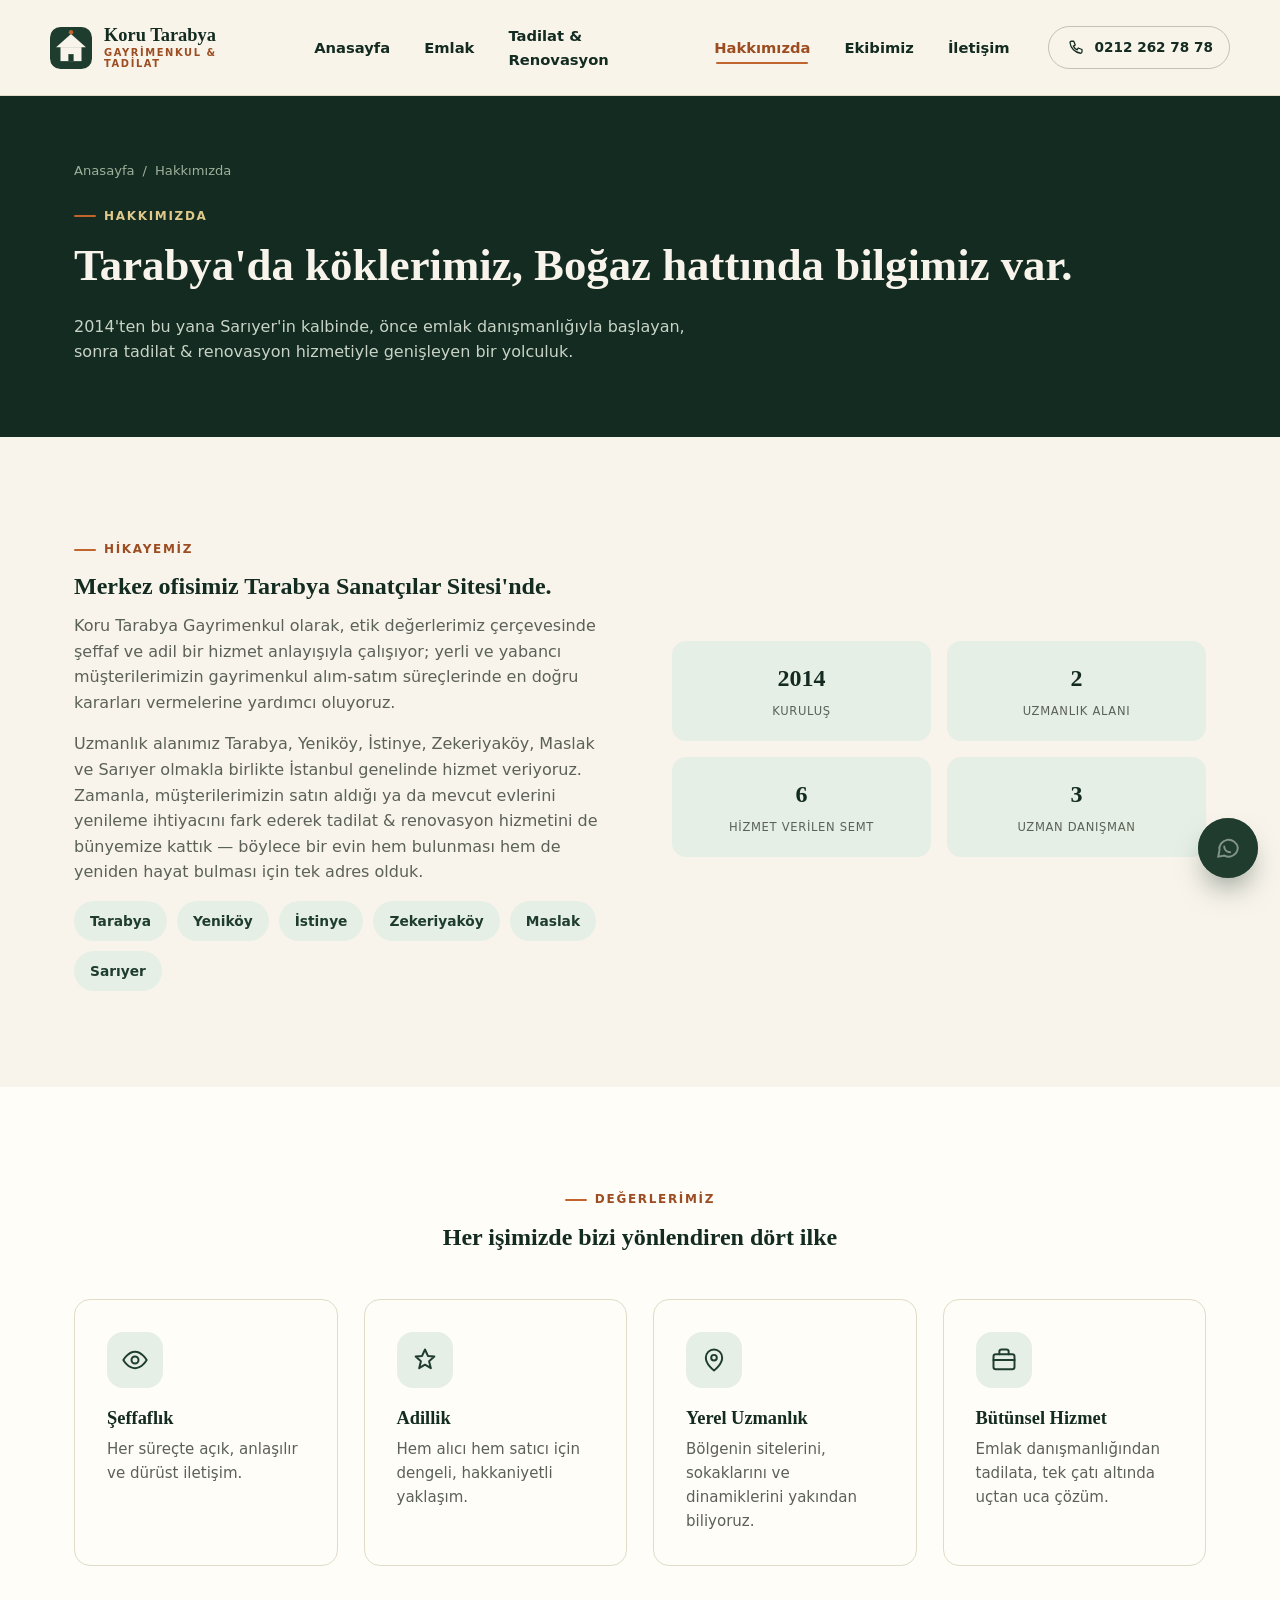
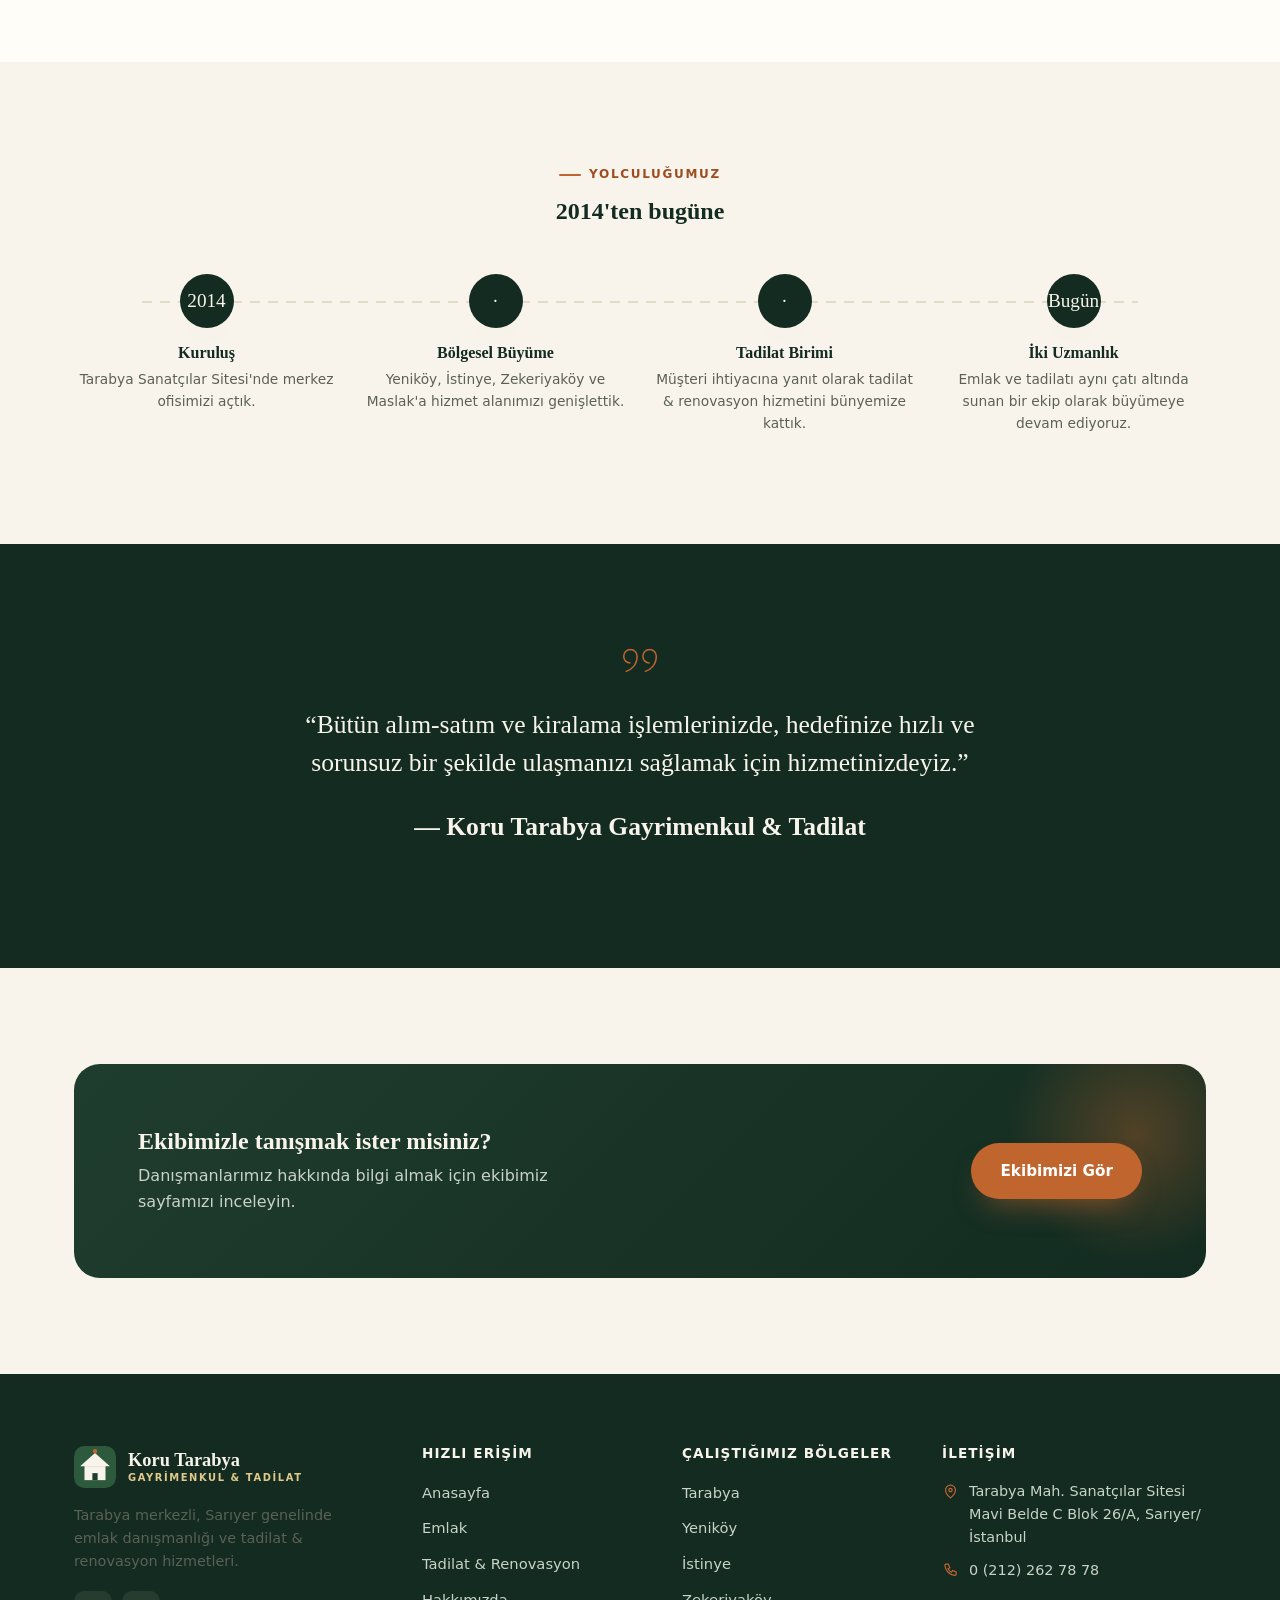
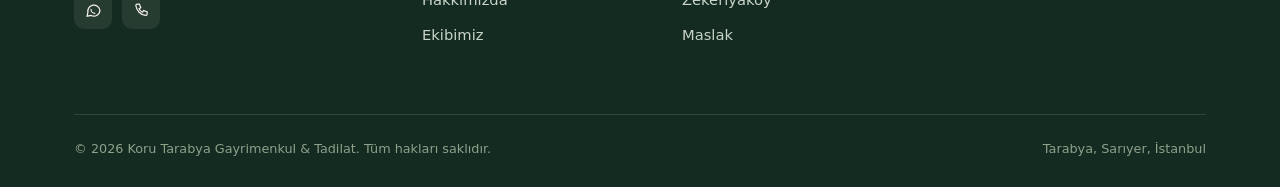
<file: hakkimizda.html>
<!DOCTYPE html>
<html lang="tr">
<head>
<meta charset="UTF-8">
<meta name="viewport" content="width=device-width, initial-scale=1.0">
<title>Hakkımızda | Koru Tarabya</title>
<meta name="description" content="2014'ten bu yana Sarıyer'de emlak danışmanlığı ve tadilat hizmeti veren Koru Tarabya'nın hikayesi ve değerleri.">
<link rel="icon" href="data:image/svg+xml,%3Csvg xmlns='http://www.w3.org/2000/svg' viewBox='0 0 48 48'%3E%3Crect width='48' height='48' rx='12' fill='%231f3d2e'/%3E%3Cpolygon points='24,8 41,23 7,23' fill='%23f8f4eb'/%3E%3Crect x='12' y='23' width='24' height='16' fill='%23f8f4eb'/%3E%3Crect x='21' y='31' width='6' height='8' fill='%231f3d2e'/%3E%3Ccircle cx='24' cy='6' r='2.5' fill='%23c1652f'/%3E%3C/svg%3E">
<link rel="stylesheet" href="assets/css/style.css">
</head>
<body>

<header class="site-header">
  <div class="container nav-row">
    <a href="index.html" class="brand">
      <svg class="brand-mark" viewBox="0 0 48 48"><rect width="48" height="48" rx="12" fill="#1f3d2e"/><polygon points="24,8 41,23 7,23" fill="#f8f4eb"/><rect x="12" y="23" width="24" height="16" fill="#f8f4eb"/><rect x="21" y="31" width="6" height="8" fill="#1f3d2e"/><circle cx="24" cy="6" r="2.5" fill="#c1652f"/></svg>
      <span class="brand-text">Koru Tarabya<small>Gayrimenkul &amp; Tadilat</small></span>
    </a>
    <nav class="nav-links">
      <a href="index.html">Anasayfa</a>
      <a href="emlak.html">Emlak</a>
      <a href="tadilat.html">Tadilat &amp; Renovasyon</a>
      <a href="hakkimizda.html">Hakkımızda</a>
      <a href="ekibimiz.html">Ekibimiz</a>
      <a href="iletisim.html">İletişim</a>
    </nav>
    <div class="nav-actions">
      <a class="btn btn-outline btn-sm" href="tel:+902122627878">
        <svg viewBox="0 0 24 24" fill="none" stroke="currentColor" stroke-width="1.7" stroke-linecap="round" stroke-linejoin="round"><path d="M6 3h3l2 5-2.5 1.5a11 11 0 0 0 5 5L15 12l5 2v3a2 2 0 0 1-2 2A16 16 0 0 1 4 5a2 2 0 0 1 2-2z"/></svg>
        0212 262 78 78
      </a>
      <button type="button" class="nav-toggle" aria-expanded="false" aria-label="Menüyü Aç/Kapat"><span></span></button>
    </div>
  </div>
</header>

<section class="page-hero">
  <div class="container">
    <div class="breadcrumb"><a href="index.html">Anasayfa</a><span>/</span><span>Hakkımızda</span></div>
    <p class="eyebrow" style="color:#e0c98a">Hakkımızda</p>
    <h1>Tarabya'da köklerimiz, Boğaz hattında bilgimiz var.</h1>
    <p>2014'ten bu yana Sarıyer'in kalbinde, önce emlak danışmanlığıyla başlayan, sonra tadilat &amp; renovasyon hizmetiyle genişleyen bir yolculuk.</p>
  </div>
</section>

<section class="section">
  <div class="container">
    <div class="split" data-reveal>
      <div>
        <p class="eyebrow">Hikayemiz</p>
        <h2>Merkez ofisimiz Tarabya Sanatçılar Sitesi'nde.</h2>
        <p>Koru Tarabya Gayrimenkul olarak, etik değerlerimiz çerçevesinde şeffaf ve adil bir hizmet anlayışıyla çalışıyor; yerli ve yabancı müşterilerimizin gayrimenkul alım-satım süreçlerinde en doğru kararları vermelerine yardımcı oluyoruz.</p>
        <p>Uzmanlık alanımız Tarabya, Yeniköy, İstinye, Zekeriyaköy, Maslak ve Sarıyer olmakla birlikte İstanbul genelinde hizmet veriyoruz. Zamanla, müşterilerimizin satın aldığı ya da mevcut evlerini yenileme ihtiyacını fark ederek tadilat &amp; renovasyon hizmetini de bünyemize kattık — böylece bir evin hem bulunması hem de yeniden hayat bulması için tek adres olduk.</p>
        <div class="chip-row">
          <span class="chip">Tarabya</span>
          <span class="chip">Yeniköy</span>
          <span class="chip">İstinye</span>
          <span class="chip">Zekeriyaköy</span>
          <span class="chip">Maslak</span>
          <span class="chip">Sarıyer</span>
        </div>
      </div>
      <div class="badge-duo" style="display:block">
        <div class="grid grid-2" style="gap:16px">
          <div class="duo-item"><strong>2014</strong><span>Kuruluş</span></div>
          <div class="duo-item"><strong>2</strong><span>Uzmanlık Alanı</span></div>
          <div class="duo-item"><strong>6</strong><span>Hizmet Verilen Semt</span></div>
          <div class="duo-item"><strong>3</strong><span>Uzman Danışman</span></div>
        </div>
      </div>
    </div>
  </div>
</section>

<section class="section section--alt">
  <div class="container">
    <div class="section-head center" data-reveal>
      <p class="eyebrow">Değerlerimiz</p>
      <h2>Her işimizde bizi yönlendiren dört ilke</h2>
    </div>
    <div class="grid grid-4" data-reveal-group>
      <div class="card">
        <div class="card-icon"><svg viewBox="0 0 24 24" fill="none" stroke="currentColor" stroke-width="1.7" stroke-linecap="round" stroke-linejoin="round"><path d="M2 12s4-7 10-7 10 7 10 7-4 7-10 7-10-7-10-7z"/><circle cx="12" cy="12" r="3"/></svg></div>
        <h3>Şeffaflık</h3>
        <p>Her süreçte açık, anlaşılır ve dürüst iletişim.</p>
      </div>
      <div class="card">
        <div class="card-icon"><svg viewBox="0 0 24 24" fill="none" stroke="currentColor" stroke-width="1.7" stroke-linecap="round" stroke-linejoin="round"><path d="M12 3l2.5 5.5L20 9l-4.5 4 1.5 6-5-3-5 3 1.5-6L4 9l5.5-.5z"/></svg></div>
        <h3>Adillik</h3>
        <p>Hem alıcı hem satıcı için dengeli, hakkaniyetli yaklaşım.</p>
      </div>
      <div class="card">
        <div class="card-icon"><svg viewBox="0 0 24 24" fill="none" stroke="currentColor" stroke-width="1.7" stroke-linecap="round" stroke-linejoin="round"><path d="M12 21s-7-5.2-7-11a7 7 0 0 1 14 0c0 5.8-7 11-7 11z"/><circle cx="12" cy="10" r="2.4"/></svg></div>
        <h3>Yerel Uzmanlık</h3>
        <p>Bölgenin sitelerini, sokaklarını ve dinamiklerini yakından biliyoruz.</p>
      </div>
      <div class="card">
        <div class="card-icon"><svg viewBox="0 0 24 24" fill="none" stroke="currentColor" stroke-width="1.7" stroke-linecap="round" stroke-linejoin="round"><rect x="3" y="7" width="18" height="13" rx="2"/><path d="M8 7V5a2 2 0 0 1 2-2h4a2 2 0 0 1 2 2v2"/><path d="M3 12h18"/></svg></div>
        <h3>Bütünsel Hizmet</h3>
        <p>Emlak danışmanlığından tadilata, tek çatı altında uçtan uca çözüm.</p>
      </div>
    </div>
  </div>
</section>

<section class="section">
  <div class="container">
    <div class="section-head center" data-reveal>
      <p class="eyebrow">Yolculuğumuz</p>
      <h2>2014'ten bugüne</h2>
    </div>
    <div class="timeline" data-reveal-group>
      <div class="tl-step"><div class="tl-num">2014</div><h4>Kuruluş</h4><p>Tarabya Sanatçılar Sitesi'nde merkez ofisimizi açtık.</p></div>
      <div class="tl-step"><div class="tl-num">·</div><h4>Bölgesel Büyüme</h4><p>Yeniköy, İstinye, Zekeriyaköy ve Maslak'a hizmet alanımızı genişlettik.</p></div>
      <div class="tl-step"><div class="tl-num">·</div><h4>Tadilat Birimi</h4><p>Müşteri ihtiyacına yanıt olarak tadilat &amp; renovasyon hizmetini bünyemize kattık.</p></div>
      <div class="tl-step"><div class="tl-num">Bugün</div><h4>İki Uzmanlık</h4><p>Emlak ve tadilatı aynı çatı altında sunan bir ekip olarak büyümeye devam ediyoruz.</p></div>
    </div>
  </div>
</section>

<section class="section section--forest">
  <div class="container">
    <div class="quote-block" data-reveal>
      <svg class="quote-mark" viewBox="0 0 48 48" fill="none" stroke="currentColor" stroke-width="1.6"><path d="M14 24c-4 0-7-3-7-7s3-7 7-7 7 3 7 7c0 8-5 14-12 16"/><path d="M34 24c-4 0-7-3-7-7s3-7 7-7 7 3 7 7c0 8-5 14-12 16"/></svg>
      <p>“Bütün alım-satım ve kiralama işlemlerinizde, hedefinize hızlı ve sorunsuz bir şekilde ulaşmanızı sağlamak için hizmetinizdeyiz.”</p>
      <p class="quote-cite">— Koru Tarabya Gayrimenkul &amp; Tadilat</p>
    </div>
  </div>
</section>

<section class="section">
  <div class="container">
    <div class="cta-banner" data-reveal>
      <div>
        <h2>Ekibimizle tanışmak ister misiniz?</h2>
        <p>Danışmanlarımız hakkında bilgi almak için ekibimiz sayfamızı inceleyin.</p>
      </div>
      <div class="cta-actions">
        <a class="btn btn-primary" href="ekibimiz.html">Ekibimizi Gör</a>
      </div>
    </div>
  </div>
</section>

<footer class="site-footer">
  <div class="container">
    <div class="footer-grid">
      <div class="footer-brand">
        <a href="index.html" class="brand">
          <svg class="brand-mark" viewBox="0 0 48 48"><rect width="48" height="48" rx="12" fill="#2d5a3d"/><polygon points="24,8 41,23 7,23" fill="#f8f4eb"/><rect x="12" y="23" width="24" height="16" fill="#f8f4eb"/><rect x="21" y="31" width="6" height="8" fill="#1f3d2e"/><circle cx="24" cy="6" r="2.5" fill="#c1652f"/></svg>
          <span class="brand-text">Koru Tarabya<small style="color:#e0c98a">Gayrimenkul &amp; Tadilat</small></span>
        </a>
        <p>Tarabya merkezli, Sarıyer genelinde emlak danışmanlığı ve tadilat &amp; renovasyon hizmetleri.</p>
        <div class="social-row">
          <a href="https://wa.me/905332948653" target="_blank" rel="noopener" aria-label="WhatsApp">
            <svg viewBox="0 0 24 24" fill="none" stroke="currentColor" stroke-width="1.7"><path d="M21 11.5a8.4 8.4 0 0 1-12.2 7.5L3 20l1.1-5.6A8.4 8.4 0 1 1 21 11.5z"/><path d="M8.5 10.5c0 3 2.5 5.5 5.5 5.5" stroke-linecap="round"/></svg>
          </a>
          <a href="tel:+902122627878" aria-label="Telefon">
            <svg viewBox="0 0 24 24" fill="none" stroke="currentColor" stroke-width="1.7"><path d="M6 3h3l2 5-2.5 1.5a11 11 0 0 0 5 5L15 12l5 2v3a2 2 0 0 1-2 2A16 16 0 0 1 4 5a2 2 0 0 1 2-2z"/></svg>
          </a>
        </div>
      </div>
      <div class="footer-col">
        <h4>Hızlı Erişim</h4>
        <ul>
          <li><a href="index.html">Anasayfa</a></li>
          <li><a href="emlak.html">Emlak</a></li>
          <li><a href="tadilat.html">Tadilat &amp; Renovasyon</a></li>
          <li><a href="hakkimizda.html">Hakkımızda</a></li>
          <li><a href="ekibimiz.html">Ekibimiz</a></li>
        </ul>
      </div>
      <div class="footer-col">
        <h4>Çalıştığımız Bölgeler</h4>
        <ul>
          <li><a href="emlak.html">Tarabya</a></li>
          <li><a href="emlak.html">Yeniköy</a></li>
          <li><a href="emlak.html">İstinye</a></li>
          <li><a href="emlak.html">Zekeriyaköy</a></li>
          <li><a href="emlak.html">Maslak</a></li>
        </ul>
      </div>
      <div class="footer-col">
        <h4>İletişim</h4>
        <ul class="footer-contact">
          <li><svg viewBox="0 0 24 24" fill="none" stroke="currentColor" stroke-width="1.7"><path d="M12 21s-7-5.2-7-11a7 7 0 0 1 14 0c0 5.8-7 11-7 11z"/><circle cx="12" cy="10" r="2.4"/></svg><span>Tarabya Mah. Sanatçılar Sitesi<br>Mavi Belde C Blok 26/A, Sarıyer/İstanbul</span></li>
          <li><svg viewBox="0 0 24 24" fill="none" stroke="currentColor" stroke-width="1.7"><path d="M6 3h3l2 5-2.5 1.5a11 11 0 0 0 5 5L15 12l5 2v3a2 2 0 0 1-2 2A16 16 0 0 1 4 5a2 2 0 0 1 2-2z"/></svg><span>0 (212) 262 78 78</span></li>
        </ul>
      </div>
    </div>
    <div class="footer-bottom">
      <span>&copy; <span data-year></span> Koru Tarabya Gayrimenkul &amp; Tadilat. Tüm hakları saklıdır.</span>
      <span>Tarabya, Sarıyer, İstanbul</span>
    </div>
  </div>
</footer>

<a class="wa-float" href="https://wa.me/905332948653" target="_blank" rel="noopener" aria-label="WhatsApp ile yaz">
  <svg viewBox="0 0 24 24" fill="none" stroke="currentColor" stroke-width="1.8"><path d="M21 11.5a8.4 8.4 0 0 1-12.2 7.5L3 20l1.1-5.6A8.4 8.4 0 1 1 21 11.5z"/><path d="M8.5 10.5c0 3 2.5 5.5 5.5 5.5" stroke-linecap="round"/></svg>
</a>

<script src="assets/js/main.js"></script>
</body>
</html>
</file>
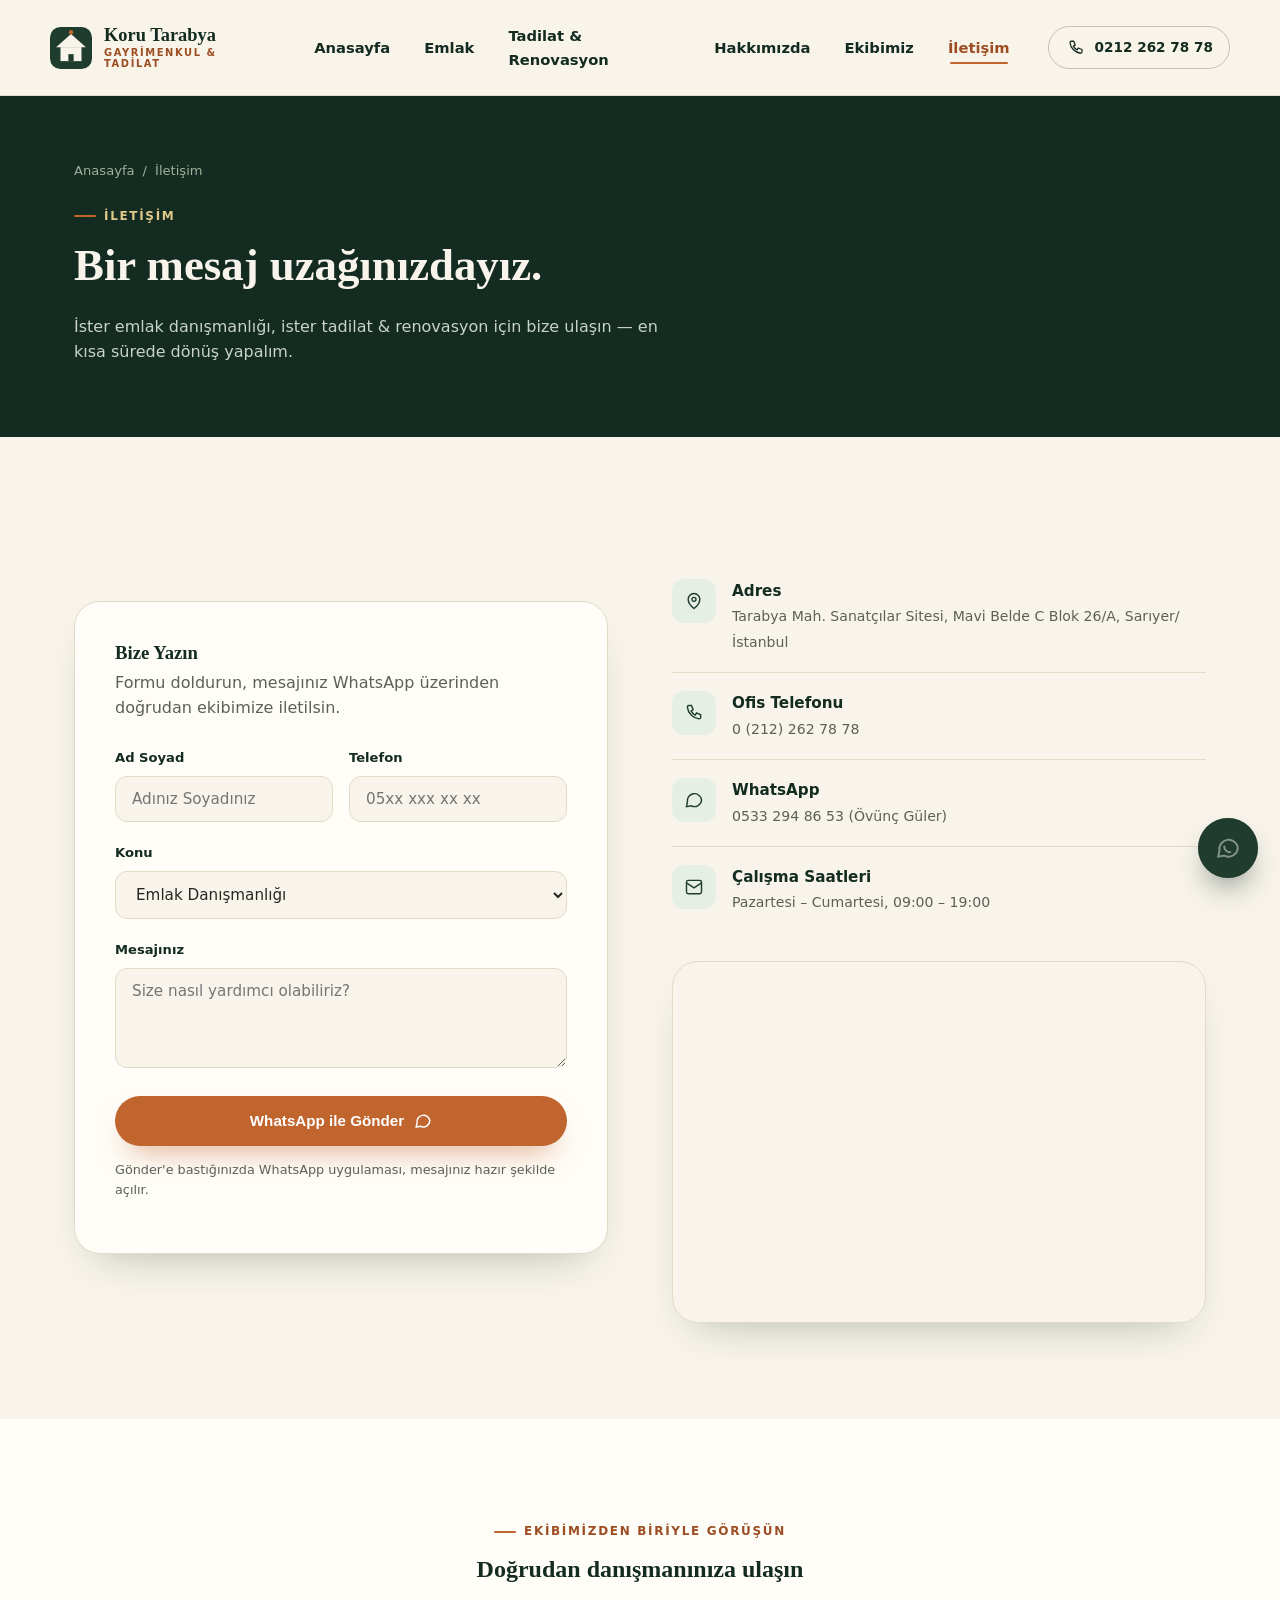
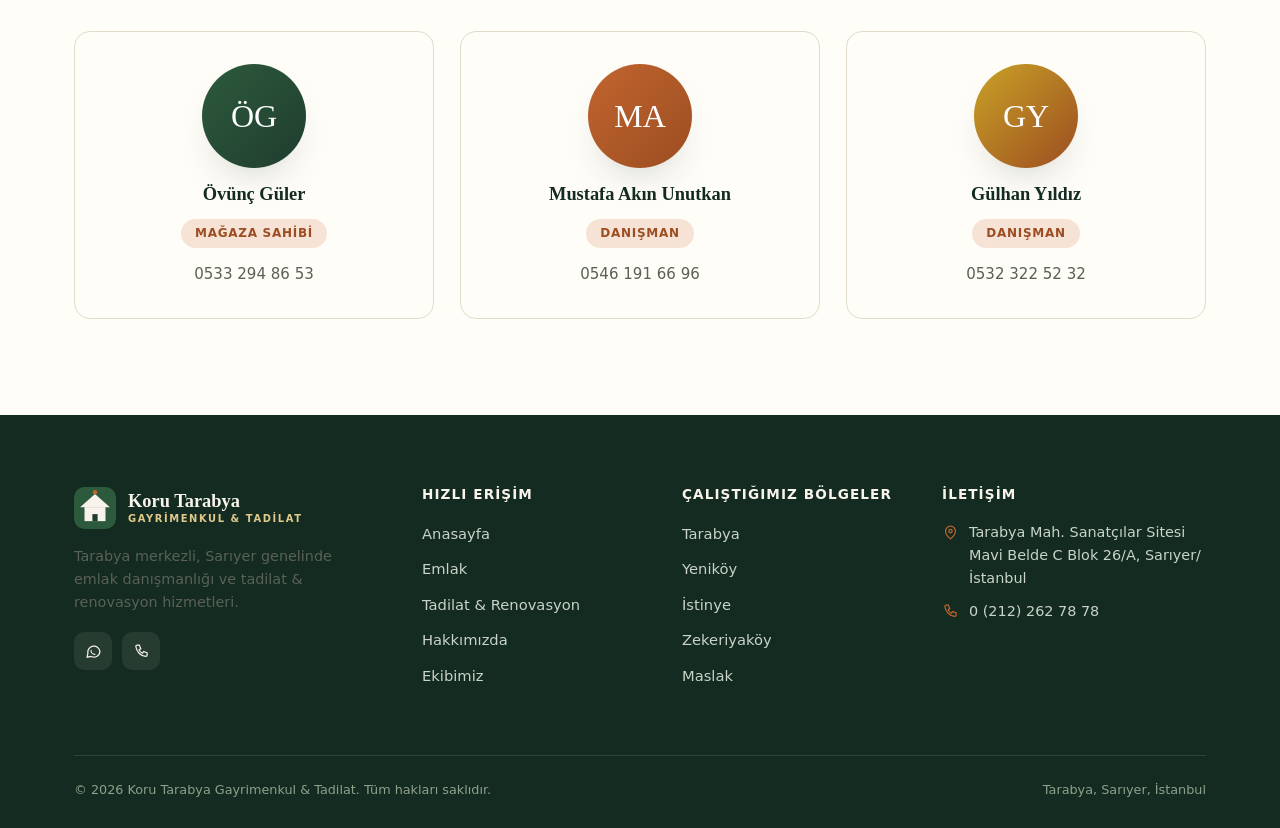
<file: iletisim.html>
<!DOCTYPE html>
<html lang="tr">
<head>
<meta charset="UTF-8">
<meta name="viewport" content="width=device-width, initial-scale=1.0">
<title>İletişim | Koru Tarabya</title>
<meta name="description" content="Koru Tarabya Gayrimenkul &amp; Tadilat ile iletişime geçin. Tarabya Sanatçılar Sitesi, Sarıyer/İstanbul.">
<link rel="icon" href="data:image/svg+xml,%3Csvg xmlns='http://www.w3.org/2000/svg' viewBox='0 0 48 48'%3E%3Crect width='48' height='48' rx='12' fill='%231f3d2e'/%3E%3Cpolygon points='24,8 41,23 7,23' fill='%23f8f4eb'/%3E%3Crect x='12' y='23' width='24' height='16' fill='%23f8f4eb'/%3E%3Crect x='21' y='31' width='6' height='8' fill='%231f3d2e'/%3E%3Ccircle cx='24' cy='6' r='2.5' fill='%23c1652f'/%3E%3C/svg%3E">
<link rel="stylesheet" href="assets/css/style.css">
</head>
<body>

<header class="site-header">
  <div class="container nav-row">
    <a href="index.html" class="brand">
      <svg class="brand-mark" viewBox="0 0 48 48"><rect width="48" height="48" rx="12" fill="#1f3d2e"/><polygon points="24,8 41,23 7,23" fill="#f8f4eb"/><rect x="12" y="23" width="24" height="16" fill="#f8f4eb"/><rect x="21" y="31" width="6" height="8" fill="#1f3d2e"/><circle cx="24" cy="6" r="2.5" fill="#c1652f"/></svg>
      <span class="brand-text">Koru Tarabya<small>Gayrimenkul &amp; Tadilat</small></span>
    </a>
    <nav class="nav-links">
      <a href="index.html">Anasayfa</a>
      <a href="emlak.html">Emlak</a>
      <a href="tadilat.html">Tadilat &amp; Renovasyon</a>
      <a href="hakkimizda.html">Hakkımızda</a>
      <a href="ekibimiz.html">Ekibimiz</a>
      <a href="iletisim.html">İletişim</a>
    </nav>
    <div class="nav-actions">
      <a class="btn btn-outline btn-sm" href="tel:+902122627878">
        <svg viewBox="0 0 24 24" fill="none" stroke="currentColor" stroke-width="1.7" stroke-linecap="round" stroke-linejoin="round"><path d="M6 3h3l2 5-2.5 1.5a11 11 0 0 0 5 5L15 12l5 2v3a2 2 0 0 1-2 2A16 16 0 0 1 4 5a2 2 0 0 1 2-2z"/></svg>
        0212 262 78 78
      </a>
      <button type="button" class="nav-toggle" aria-expanded="false" aria-label="Menüyü Aç/Kapat"><span></span></button>
    </div>
  </div>
</header>

<section class="page-hero">
  <div class="container">
    <div class="breadcrumb"><a href="index.html">Anasayfa</a><span>/</span><span>İletişim</span></div>
    <p class="eyebrow" style="color:#e0c98a">İletişim</p>
    <h1>Bir mesaj uzağınızdayız.</h1>
    <p>İster emlak danışmanlığı, ister tadilat &amp; renovasyon için bize ulaşın — en kısa sürede dönüş yapalım.</p>
  </div>
</section>

<section class="section">
  <div class="container">
    <div class="split" data-reveal>
      <div>
        <div class="form-card">
          <h3 style="margin-bottom:6px">Bize Yazın</h3>
          <p style="margin-bottom:26px">Formu doldurun, mesajınız WhatsApp üzerinden doğrudan ekibimize iletilsin.</p>
          <form data-wa-form>
            <div class="field-row">
              <div class="field">
                <label for="name">Ad Soyad</label>
                <input type="text" id="name" name="name" placeholder="Adınız Soyadınız" required>
              </div>
              <div class="field">
                <label for="phone">Telefon</label>
                <input type="tel" id="phone" name="phone" placeholder="05xx xxx xx xx">
              </div>
            </div>
            <div class="field">
              <label for="topic">Konu</label>
              <select id="topic" name="topic">
                <option>Emlak Danışmanlığı</option>
                <option>Tadilat &amp; Renovasyon</option>
                <option>Diğer</option>
              </select>
            </div>
            <div class="field">
              <label for="message">Mesajınız</label>
              <textarea id="message" name="message" rows="4" placeholder="Size nasıl yardımcı olabiliriz?" required></textarea>
            </div>
            <button type="submit" class="btn btn-primary" style="width:100%;justify-content:center">
              WhatsApp ile Gönder
              <svg viewBox="0 0 24 24" fill="none" stroke="currentColor" stroke-width="2"><path d="M21 11.5a8.4 8.4 0 0 1-12.2 7.5L3 20l1.1-5.6A8.4 8.4 0 1 1 21 11.5z"/></svg>
            </button>
            <p class="form-note">Gönder'e bastığınızda WhatsApp uygulaması, mesajınız hazır şekilde açılır.</p>
            <div class="form-success">Mesajınız hazırlandı — WhatsApp'ta göndermeyi unutmayın!</div>
          </form>
        </div>
      </div>

      <div>
        <ul class="contact-info-list">
          <li>
            <span class="ci-icon"><svg viewBox="0 0 24 24" fill="none" stroke="currentColor" stroke-width="1.7"><path d="M12 21s-7-5.2-7-11a7 7 0 0 1 14 0c0 5.8-7 11-7 11z"/><circle cx="12" cy="10" r="2.4"/></svg></span>
            <div><strong>Adres</strong><span>Tarabya Mah. Sanatçılar Sitesi, Mavi Belde C Blok 26/A, Sarıyer/İstanbul</span></div>
          </li>
          <li>
            <span class="ci-icon"><svg viewBox="0 0 24 24" fill="none" stroke="currentColor" stroke-width="1.7"><path d="M6 3h3l2 5-2.5 1.5a11 11 0 0 0 5 5L15 12l5 2v3a2 2 0 0 1-2 2A16 16 0 0 1 4 5a2 2 0 0 1 2-2z"/></svg></span>
            <div><strong>Ofis Telefonu</strong><span><a href="tel:+902122627878">0 (212) 262 78 78</a></span></div>
          </li>
          <li>
            <span class="ci-icon"><svg viewBox="0 0 24 24" fill="none" stroke="currentColor" stroke-width="1.7"><path d="M21 11.5a8.4 8.4 0 0 1-12.2 7.5L3 20l1.1-5.6A8.4 8.4 0 1 1 21 11.5z"/></svg></span>
            <div><strong>WhatsApp</strong><span><a href="https://wa.me/905332948653" target="_blank" rel="noopener">0533 294 86 53</a> (Övünç Güler)</span></div>
          </li>
          <li>
            <span class="ci-icon"><svg viewBox="0 0 24 24" fill="none" stroke="currentColor" stroke-width="1.7"><rect x="3" y="4" width="18" height="16" rx="2"/><path d="M3 7l9 6 9-6"/></svg></span>
            <div><strong>Çalışma Saatleri</strong><span>Pazartesi – Cumartesi, 09:00 – 19:00</span></div>
          </li>
        </ul>

        <div class="map-frame" style="margin-top:28px">
          <iframe src="https://maps.google.com/maps?q=41.13725,29.0459&hl=tr&z=15&output=embed" loading="lazy" title="Koru Tarabya Gayrimenkul konum haritası"></iframe>
        </div>
      </div>
    </div>
  </div>
</section>

<section class="section section--alt">
  <div class="container">
    <div class="section-head center" data-reveal>
      <p class="eyebrow">Ekibimizden Biriyle Görüşün</p>
      <h2>Doğrudan danışmanınıza ulaşın</h2>
    </div>
    <div class="grid grid-3" data-reveal-group>
      <div class="card" style="text-align:center">
        <div class="avatar" style="background:linear-gradient(135deg,#2d5a3d,#1f3d2e);margin:0 auto 16px">ÖG</div>
        <h3>Övünç Güler</h3>
        <span class="team-role">Mağaza Sahibi</span>
        <p><a href="https://wa.me/905332948653" target="_blank" rel="noopener">0533 294 86 53</a></p>
      </div>
      <div class="card" style="text-align:center">
        <div class="avatar" style="background:linear-gradient(135deg,#c1652f,#9c4d21);margin:0 auto 16px">MA</div>
        <h3>Mustafa Akın Unutkan</h3>
        <span class="team-role">Danışman</span>
        <p><a href="https://wa.me/905461916696" target="_blank" rel="noopener">0546 191 66 96</a></p>
      </div>
      <div class="card" style="text-align:center">
        <div class="avatar" style="background:linear-gradient(135deg,#c9a227,#9c4d21);margin:0 auto 16px">GY</div>
        <h3>Gülhan Yıldız</h3>
        <span class="team-role">Danışman</span>
        <p><a href="https://wa.me/905323225232" target="_blank" rel="noopener">0532 322 52 32</a></p>
      </div>
    </div>
  </div>
</section>

<footer class="site-footer">
  <div class="container">
    <div class="footer-grid">
      <div class="footer-brand">
        <a href="index.html" class="brand">
          <svg class="brand-mark" viewBox="0 0 48 48"><rect width="48" height="48" rx="12" fill="#2d5a3d"/><polygon points="24,8 41,23 7,23" fill="#f8f4eb"/><rect x="12" y="23" width="24" height="16" fill="#f8f4eb"/><rect x="21" y="31" width="6" height="8" fill="#1f3d2e"/><circle cx="24" cy="6" r="2.5" fill="#c1652f"/></svg>
          <span class="brand-text">Koru Tarabya<small style="color:#e0c98a">Gayrimenkul &amp; Tadilat</small></span>
        </a>
        <p>Tarabya merkezli, Sarıyer genelinde emlak danışmanlığı ve tadilat &amp; renovasyon hizmetleri.</p>
        <div class="social-row">
          <a href="https://wa.me/905332948653" target="_blank" rel="noopener" aria-label="WhatsApp">
            <svg viewBox="0 0 24 24" fill="none" stroke="currentColor" stroke-width="1.7"><path d="M21 11.5a8.4 8.4 0 0 1-12.2 7.5L3 20l1.1-5.6A8.4 8.4 0 1 1 21 11.5z"/><path d="M8.5 10.5c0 3 2.5 5.5 5.5 5.5" stroke-linecap="round"/></svg>
          </a>
          <a href="tel:+902122627878" aria-label="Telefon">
            <svg viewBox="0 0 24 24" fill="none" stroke="currentColor" stroke-width="1.7"><path d="M6 3h3l2 5-2.5 1.5a11 11 0 0 0 5 5L15 12l5 2v3a2 2 0 0 1-2 2A16 16 0 0 1 4 5a2 2 0 0 1 2-2z"/></svg>
          </a>
        </div>
      </div>
      <div class="footer-col">
        <h4>Hızlı Erişim</h4>
        <ul>
          <li><a href="index.html">Anasayfa</a></li>
          <li><a href="emlak.html">Emlak</a></li>
          <li><a href="tadilat.html">Tadilat &amp; Renovasyon</a></li>
          <li><a href="hakkimizda.html">Hakkımızda</a></li>
          <li><a href="ekibimiz.html">Ekibimiz</a></li>
        </ul>
      </div>
      <div class="footer-col">
        <h4>Çalıştığımız Bölgeler</h4>
        <ul>
          <li><a href="emlak.html">Tarabya</a></li>
          <li><a href="emlak.html">Yeniköy</a></li>
          <li><a href="emlak.html">İstinye</a></li>
          <li><a href="emlak.html">Zekeriyaköy</a></li>
          <li><a href="emlak.html">Maslak</a></li>
        </ul>
      </div>
      <div class="footer-col">
        <h4>İletişim</h4>
        <ul class="footer-contact">
          <li><svg viewBox="0 0 24 24" fill="none" stroke="currentColor" stroke-width="1.7"><path d="M12 21s-7-5.2-7-11a7 7 0 0 1 14 0c0 5.8-7 11-7 11z"/><circle cx="12" cy="10" r="2.4"/></svg><span>Tarabya Mah. Sanatçılar Sitesi<br>Mavi Belde C Blok 26/A, Sarıyer/İstanbul</span></li>
          <li><svg viewBox="0 0 24 24" fill="none" stroke="currentColor" stroke-width="1.7"><path d="M6 3h3l2 5-2.5 1.5a11 11 0 0 0 5 5L15 12l5 2v3a2 2 0 0 1-2 2A16 16 0 0 1 4 5a2 2 0 0 1 2-2z"/></svg><span>0 (212) 262 78 78</span></li>
        </ul>
      </div>
    </div>
    <div class="footer-bottom">
      <span>&copy; <span data-year></span> Koru Tarabya Gayrimenkul &amp; Tadilat. Tüm hakları saklıdır.</span>
      <span>Tarabya, Sarıyer, İstanbul</span>
    </div>
  </div>
</footer>

<a class="wa-float" href="https://wa.me/905332948653" target="_blank" rel="noopener" aria-label="WhatsApp ile yaz">
  <svg viewBox="0 0 24 24" fill="none" stroke="currentColor" stroke-width="1.8"><path d="M21 11.5a8.4 8.4 0 0 1-12.2 7.5L3 20l1.1-5.6A8.4 8.4 0 1 1 21 11.5z"/><path d="M8.5 10.5c0 3 2.5 5.5 5.5 5.5" stroke-linecap="round"/></svg>
</a>

<script src="assets/js/main.js"></script>
</body>
</html>
</file>
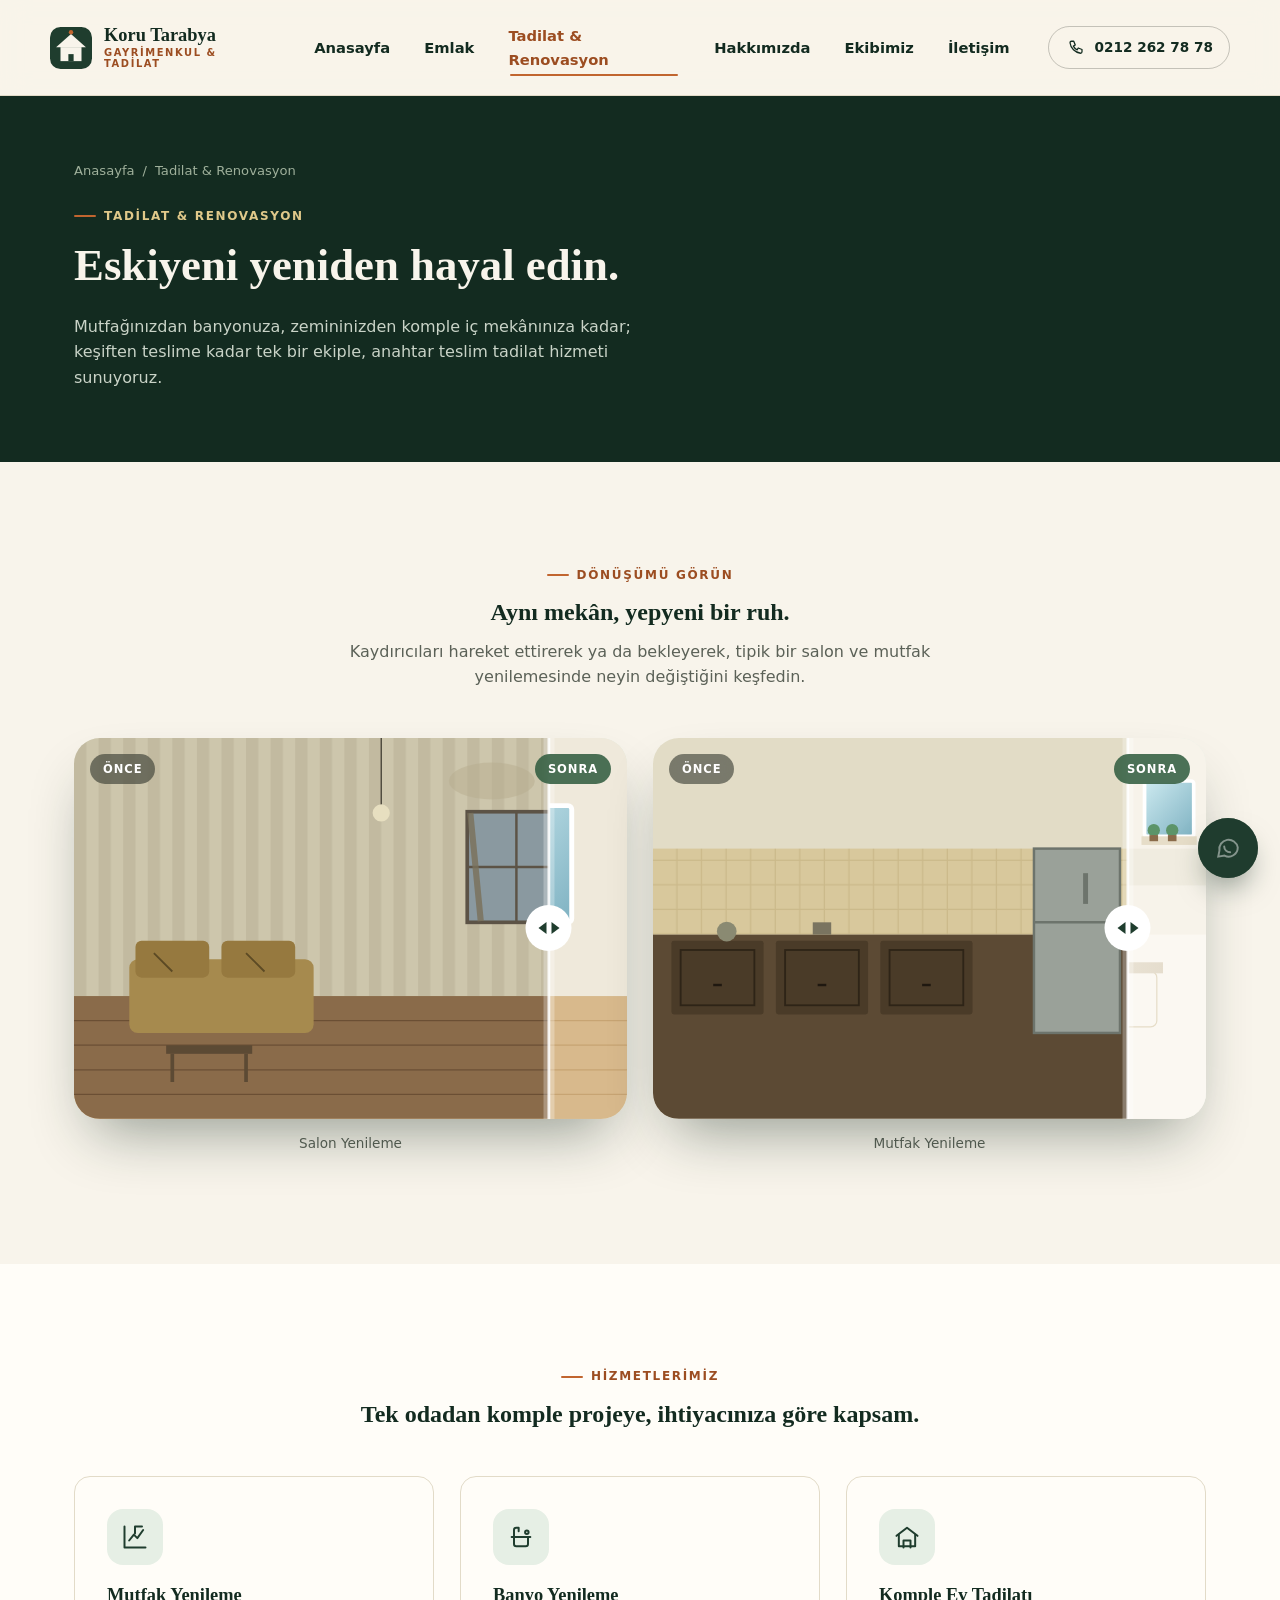
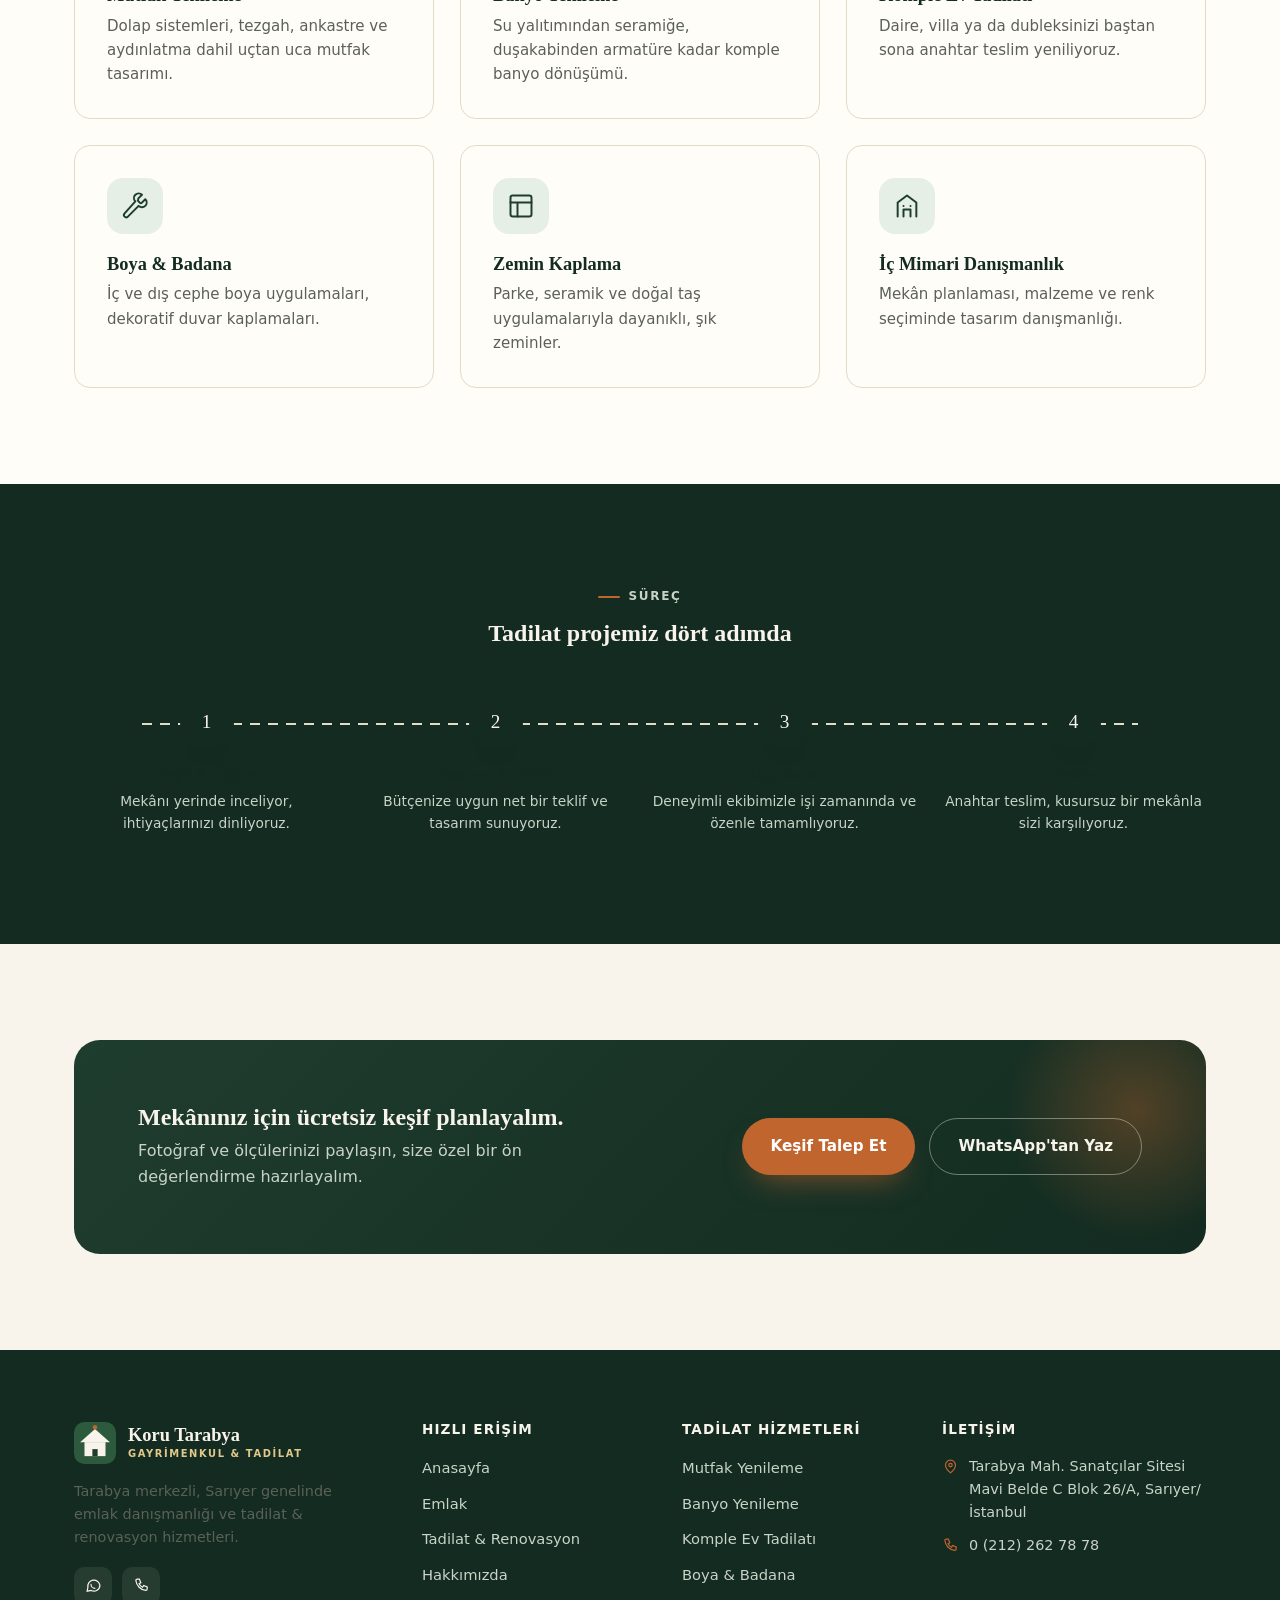
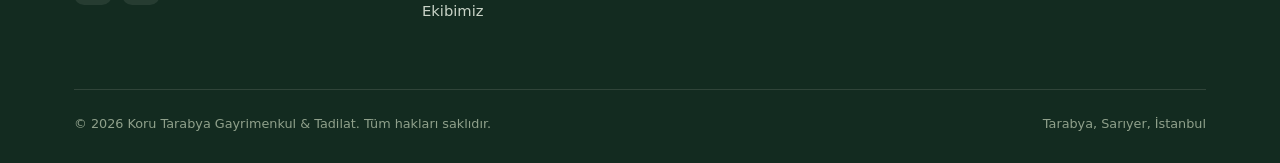
<file: tadilat.html>
<!DOCTYPE html>
<html lang="tr">
<head>
<meta charset="UTF-8">
<meta name="viewport" content="width=device-width, initial-scale=1.0">
<title>Tadilat &amp; Renovasyon | Koru Tarabya</title>
<meta name="description" content="Mutfak, banyo, zemin ve komple ev tadilatında anahtar teslim renovasyon hizmeti. Keşiften teslime Koru Tarabya güvencesiyle.">
<link rel="icon" href="data:image/svg+xml,%3Csvg xmlns='http://www.w3.org/2000/svg' viewBox='0 0 48 48'%3E%3Crect width='48' height='48' rx='12' fill='%231f3d2e'/%3E%3Cpolygon points='24,8 41,23 7,23' fill='%23f8f4eb'/%3E%3Crect x='12' y='23' width='24' height='16' fill='%23f8f4eb'/%3E%3Crect x='21' y='31' width='6' height='8' fill='%231f3d2e'/%3E%3Ccircle cx='24' cy='6' r='2.5' fill='%23c1652f'/%3E%3C/svg%3E">
<link rel="stylesheet" href="assets/css/style.css">
</head>
<body>

<header class="site-header">
  <div class="container nav-row">
    <a href="index.html" class="brand">
      <svg class="brand-mark" viewBox="0 0 48 48"><rect width="48" height="48" rx="12" fill="#1f3d2e"/><polygon points="24,8 41,23 7,23" fill="#f8f4eb"/><rect x="12" y="23" width="24" height="16" fill="#f8f4eb"/><rect x="21" y="31" width="6" height="8" fill="#1f3d2e"/><circle cx="24" cy="6" r="2.5" fill="#c1652f"/></svg>
      <span class="brand-text">Koru Tarabya<small>Gayrimenkul &amp; Tadilat</small></span>
    </a>
    <nav class="nav-links">
      <a href="index.html">Anasayfa</a>
      <a href="emlak.html">Emlak</a>
      <a href="tadilat.html">Tadilat &amp; Renovasyon</a>
      <a href="hakkimizda.html">Hakkımızda</a>
      <a href="ekibimiz.html">Ekibimiz</a>
      <a href="iletisim.html">İletişim</a>
    </nav>
    <div class="nav-actions">
      <a class="btn btn-outline btn-sm" href="tel:+902122627878">
        <svg viewBox="0 0 24 24" fill="none" stroke="currentColor" stroke-width="1.7" stroke-linecap="round" stroke-linejoin="round"><path d="M6 3h3l2 5-2.5 1.5a11 11 0 0 0 5 5L15 12l5 2v3a2 2 0 0 1-2 2A16 16 0 0 1 4 5a2 2 0 0 1 2-2z"/></svg>
        0212 262 78 78
      </a>
      <button type="button" class="nav-toggle" aria-expanded="false" aria-label="Menüyü Aç/Kapat"><span></span></button>
    </div>
  </div>
</header>

<section class="page-hero">
  <div class="container">
    <div class="breadcrumb"><a href="index.html">Anasayfa</a><span>/</span><span>Tadilat &amp; Renovasyon</span></div>
    <p class="eyebrow" style="color:#e0c98a">Tadilat &amp; Renovasyon</p>
    <h1>Eskiyeni yeniden hayal edin.</h1>
    <p>Mutfağınızdan banyonuza, zemininizden komple iç mekânınıza kadar; keşiften teslime kadar tek bir ekiple, anahtar teslim tadilat hizmeti sunuyoruz.</p>
  </div>
</section>

<section class="section">
  <div class="container">
    <div class="section-head center" data-reveal>
      <p class="eyebrow">Dönüşümü Görün</p>
      <h2>Aynı mekân, yepyeni bir ruh.</h2>
      <p>Kaydırıcıları hareket ettirerek ya da bekleyerek, tipik bir salon ve mutfak yenilemesinde neyin değiştiğini keşfedin.</p>
    </div>

    <div class="grid grid-2" data-reveal-group>
      <div>
        <div class="ba-slider" data-autoplay="true">
          <div class="ba-before">
            <svg viewBox="0 0 900 620" xmlns="http://www.w3.org/2000/svg" role="img" aria-label="Yenileme sonrası modern salon">
              <defs>
                <linearGradient id="glassGradLR" x1="0" y1="0" x2="1" y2="1">
                  <stop offset="0" stop-color="#cdeaf0"/>
                  <stop offset="1" stop-color="#7fb2c2"/>
                </linearGradient>
              </defs>
              <rect width="900" height="420" fill="#efe9db"/>
              <rect x="520" y="0" width="160" height="420" fill="#c9a97a" opacity=".35"/>
              <rect x="0" y="420" width="900" height="200" fill="#d8b98c"/>
              <g stroke="#c7a473" stroke-width="2">
                <line x1="0" y1="460" x2="900" y2="460"/>
                <line x1="0" y1="500" x2="900" y2="500"/>
                <line x1="0" y1="540" x2="900" y2="540"/>
                <line x1="0" y1="580" x2="900" y2="580"/>
              </g>
              <line x1="500" y1="0" x2="500" y2="90" stroke="#234630" stroke-width="2"/>
              <path d="M470 90 h60 l-10 26 h-40z" fill="#234630"/>
              <rect x="640" y="110" width="170" height="190" rx="6" fill="url(#glassGradLR)" stroke="#ffffff" stroke-width="8"/>
              <path d="M725 110 V300" stroke="#ffffff" stroke-width="4"/>
              <rect x="70" y="470" width="360" height="110" rx="20" fill="#dfd2b0"/>
              <rect x="90" y="380" width="300" height="110" rx="24" fill="#7fa787"/>
              <rect x="100" y="350" width="130" height="60" rx="16" fill="#6f9878"/>
              <rect x="250" y="350" width="130" height="60" rx="16" fill="#6f9878"/>
              <rect x="150" y="510" width="140" height="10" rx="4" fill="#f8f4eb"/>
              <line x1="165" y1="520" x2="165" y2="560" stroke="#c9a97a" stroke-width="5"/>
              <line x1="275" y1="520" x2="275" y2="560" stroke="#c9a97a" stroke-width="5"/>
              <rect x="440" y="470" width="14" height="40" fill="#8a6b4a"/>
              <circle cx="447" cy="455" r="26" fill="#3f7a52"/>
              <rect x="130" y="120" width="90" height="120" rx="4" fill="#ffffff" stroke="#c9a97a" stroke-width="4"/>
              <path d="M140 220 l20 -30 20 20 20 -40" stroke="#c1652f" stroke-width="3" fill="none"/>
            </svg>
          </div>
          <div class="ba-after">
            <svg viewBox="0 0 900 620" xmlns="http://www.w3.org/2000/svg" role="img" aria-label="Yenileme öncesi eski salon">
              <defs>
                <pattern id="wallStripeOld" width="40" height="620" patternUnits="userSpaceOnUse">
                  <rect width="40" height="620" fill="#cdc6ac"/>
                  <rect width="20" height="620" fill="#c2baa0"/>
                </pattern>
              </defs>
              <rect width="900" height="420" fill="url(#wallStripeOld)"/>
              <rect x="0" y="420" width="900" height="200" fill="#8a6b4a"/>
              <g stroke="#6b4f34" stroke-width="2">
                <line x1="0" y1="460" x2="900" y2="460"/>
                <line x1="0" y1="500" x2="900" y2="500"/>
                <line x1="0" y1="540" x2="900" y2="540"/>
                <line x1="0" y1="580" x2="900" y2="580"/>
              </g>
              <ellipse cx="680" cy="70" rx="70" ry="30" fill="#b7ad8f" opacity=".5"/>
              <line x1="500" y1="0" x2="500" y2="110" stroke="#3a372c" stroke-width="2"/>
              <circle cx="500" cy="122" r="14" fill="#e7dfc0"/>
              <rect x="640" y="120" width="160" height="180" fill="#8a99a0" stroke="#5c5346" stroke-width="6"/>
              <path d="M640 210 H800 M720 120 V300" stroke="#5c5346" stroke-width="4"/>
              <path d="M645 122 L662 298 M795 122 L778 298" stroke="#7a715a" stroke-width="10" opacity=".8"/>
              <rect x="90" y="360" width="300" height="120" rx="14" fill="#a68a4e"/>
              <rect x="100" y="330" width="120" height="60" rx="10" fill="#96793f"/>
              <rect x="240" y="330" width="120" height="60" rx="10" fill="#96793f"/>
              <path d="M130 350 L160 380 M280 350 L310 380" stroke="#5c4a24" stroke-width="3"/>
              <rect x="150" y="500" width="140" height="14" fill="#5c4a34"/>
              <line x1="160" y1="514" x2="160" y2="560" stroke="#5c4a34" stroke-width="6"/>
              <line x1="280" y1="514" x2="280" y2="560" stroke="#5c4a34" stroke-width="6"/>
            </svg>
          </div>
          <div class="ba-handle"><span class="ba-grip"></span></div>
          <span class="ba-label ba-label-before">Önce</span>
          <span class="ba-label ba-label-after">Sonra</span>
        </div>
        <p class="ba-caption">Salon Yenileme</p>
      </div>

      <div>
        <div class="ba-slider" data-autoplay="true">
          <div class="ba-before">
            <svg viewBox="0 0 900 620" xmlns="http://www.w3.org/2000/svg" role="img" aria-label="Yenileme sonrası modern mutfak">
              <defs>
                <linearGradient id="marbleKN" x1="0" y1="0" x2="1" y2="0">
                  <stop offset="0" stop-color="#f3efe6"/>
                  <stop offset="1" stop-color="#e5ddcd"/>
                </linearGradient>
                <linearGradient id="glassGradKN" x1="0" y1="0" x2="1" y2="1">
                  <stop offset="0" stop-color="#cdeaf0"/>
                  <stop offset="1" stop-color="#7fb2c2"/>
                </linearGradient>
              </defs>
              <rect width="900" height="620" fill="#f7f3ea"/>
              <rect x="0" y="180" width="900" height="60" fill="#f0ece0"/>
              <rect x="0" y="320" width="900" height="300" fill="#fbf8f2"/>
              <rect x="20" y="180" width="130" height="270" fill="#fbf8f2" stroke="#e6ddc8" stroke-width="2" rx="6"/>
              <g fill="#fbf8f2" stroke="#e6ddc8" stroke-width="2">
                <rect x="170" y="330" width="150" height="120" rx="8"/>
                <rect x="350" y="330" width="150" height="120" rx="8"/>
              </g>
              <g fill="#c9a227">
                <rect x="235" y="380" width="24" height="5" rx="2"/>
                <rect x="415" y="380" width="24" height="5" rx="2"/>
              </g>
              <rect x="160" y="235" width="360" height="30" fill="url(#marbleKN)"/>
              <path d="M200 235 q40 15 90 0 M340 235 q40 15 90 0" stroke="#cfc4a8" stroke-width="2" fill="none"/>
              <rect x="600" y="380" width="220" height="90" rx="10" fill="#fbf8f2" stroke="#e6ddc8" stroke-width="2"/>
              <rect x="590" y="365" width="240" height="18" fill="url(#marbleKN)"/>
              <circle cx="640" cy="500" r="16" fill="#2d5a3d"/>
              <line x1="640" y1="484" x2="640" y2="470" stroke="#2d5a3d" stroke-width="6"/>
              <circle cx="700" cy="500" r="16" fill="#2d5a3d"/>
              <line x1="700" y1="484" x2="700" y2="470" stroke="#2d5a3d" stroke-width="6"/>
              <line x1="650" y1="0" x2="650" y2="330" stroke="#2d5a3d" stroke-width="2"/>
              <circle cx="650" cy="342" r="16" fill="#234630"/>
              <line x1="730" y1="0" x2="730" y2="330" stroke="#2d5a3d" stroke-width="2"/>
              <circle cx="730" cy="342" r="16" fill="#234630"/>
              <rect x="800" y="70" width="80" height="90" rx="4" fill="url(#glassGradKN)" stroke="#ffffff" stroke-width="6"/>
              <rect x="795" y="160" width="90" height="14" fill="#e6ddc8"/>
              <circle cx="815" cy="150" r="10" fill="#5c9469"/>
              <circle cx="845" cy="150" r="10" fill="#5c9469"/>
              <rect x="808" y="158" width="14" height="10" fill="#8a6b4a"/>
              <rect x="838" y="158" width="14" height="10" fill="#8a6b4a"/>
            </svg>
          </div>
          <div class="ba-after">
            <svg viewBox="0 0 900 620" xmlns="http://www.w3.org/2000/svg" role="img" aria-label="Yenileme öncesi eski mutfak">
              <defs>
                <pattern id="tileOld" width="40" height="40" patternUnits="userSpaceOnUse">
                  <rect width="40" height="40" fill="#cbb98a"/>
                  <rect width="38" height="38" fill="#d8c89c"/>
                </pattern>
              </defs>
              <rect width="900" height="620" fill="#e2dcc6"/>
              <rect x="0" y="180" width="900" height="140" fill="url(#tileOld)"/>
              <rect x="0" y="320" width="900" height="300" fill="#5c4a34"/>
              <g fill="#4a3b28">
                <rect x="30" y="330" width="150" height="120" rx="4"/>
                <rect x="200" y="330" width="150" height="120" rx="4"/>
                <rect x="370" y="330" width="150" height="120" rx="4"/>
              </g>
              <g stroke="#2e2417" stroke-width="3" fill="none">
                <rect x="45" y="345" width="120" height="90"/>
                <rect x="215" y="345" width="120" height="90"/>
                <rect x="385" y="345" width="120" height="90"/>
              </g>
              <g fill="#1f1810">
                <rect x="98" y="400" width="14" height="4"/>
                <rect x="268" y="400" width="14" height="4"/>
                <rect x="438" y="400" width="14" height="4"/>
              </g>
              <rect x="620" y="180" width="140" height="300" fill="#9aa199" stroke="#6d746c" stroke-width="4"/>
              <line x1="620" y1="300" x2="760" y2="300" stroke="#6d746c" stroke-width="4"/>
              <rect x="700" y="220" width="8" height="50" fill="#6d746c"/>
              <rect x="800" y="80" width="80" height="80" fill="#7c8a8e" stroke="#5c5346" stroke-width="5"/>
              <circle cx="120" cy="315" r="16" fill="#8a8a72"/>
              <rect x="260" y="300" width="30" height="20" fill="#7a7460"/>
            </svg>
          </div>
          <div class="ba-handle"><span class="ba-grip"></span></div>
          <span class="ba-label ba-label-before">Önce</span>
          <span class="ba-label ba-label-after">Sonra</span>
        </div>
        <p class="ba-caption">Mutfak Yenileme</p>
      </div>
    </div>
  </div>
</section>

<section class="section section--alt">
  <div class="container">
    <div class="section-head center" data-reveal>
      <p class="eyebrow">Hizmetlerimiz</p>
      <h2>Tek odadan komple projeye, ihtiyacınıza göre kapsam.</h2>
    </div>
    <div class="grid grid-3" data-reveal-group>
      <div class="card">
        <div class="card-icon"><svg viewBox="0 0 24 24" fill="none" stroke="currentColor" stroke-width="1.7" stroke-linecap="round" stroke-linejoin="round"><path d="M3 3v18h18"/><path d="M7 15l4-5 3 3 5-7"/><path d="M12 3v6M12 3h6"/></svg></div>
        <h3>Mutfak Yenileme</h3>
        <p>Dolap sistemleri, tezgah, ankastre ve aydınlatma dahil uçtan uca mutfak tasarımı.</p>
      </div>
      <div class="card">
        <div class="card-icon"><svg viewBox="0 0 24 24" fill="none" stroke="currentColor" stroke-width="1.7" stroke-linecap="round" stroke-linejoin="round"><path d="M4 12h16M6 12V6a2 2 0 0 1 2-2h2v3"/><circle cx="17" cy="8" r="1.5"/><path d="M6 12v6a2 2 0 0 0 2 2h8a2 2 0 0 0 2-2v-6"/></svg></div>
        <h3>Banyo Yenileme</h3>
        <p>Su yalıtımından seramiğe, duşakabinden armatüre kadar komple banyo dönüşümü.</p>
      </div>
      <div class="card">
        <div class="card-icon"><svg viewBox="0 0 24 24" fill="none" stroke="currentColor" stroke-width="1.7" stroke-linecap="round" stroke-linejoin="round"><path d="M3 11l9-7 9 7"/><path d="M5 10v10h14V10"/><path d="M9 21v-6h6v6"/></svg></div>
        <h3>Komple Ev Tadilatı</h3>
        <p>Daire, villa ya da dubleksinizi baştan sona anahtar teslim yeniliyoruz.</p>
      </div>
      <div class="card">
        <div class="card-icon"><svg viewBox="0 0 24 24" fill="none" stroke="currentColor" stroke-width="1.7" stroke-linecap="round" stroke-linejoin="round"><path d="M14.7 6.3a1 1 0 0 0 0 1.4l1.6 1.6a1 1 0 0 0 1.4 0l3.1-3.1a4 4 0 0 1-5.7 5.7L5.7 21.3a2 2 0 0 1-2.8-2.8L12.3 8.1a4 4 0 0 1 5.7-5.7l-3.1 3.1z"/></svg></div>
        <h3>Boya &amp; Badana</h3>
        <p>İç ve dış cephe boya uygulamaları, dekoratif duvar kaplamaları.</p>
      </div>
      <div class="card">
        <div class="card-icon"><svg viewBox="0 0 24 24" fill="none" stroke="currentColor" stroke-width="1.7" stroke-linecap="round" stroke-linejoin="round"><rect x="3" y="3" width="18" height="18" rx="2"/><path d="M3 9h18M9 21V9"/></svg></div>
        <h3>Zemin Kaplama</h3>
        <p>Parke, seramik ve doğal taş uygulamalarıyla dayanıklı, şık zeminler.</p>
      </div>
      <div class="card">
        <div class="card-icon"><svg viewBox="0 0 24 24" fill="none" stroke="currentColor" stroke-width="1.7" stroke-linecap="round" stroke-linejoin="round"><path d="M4 21V9l8-6 8 6v12"/><path d="M9 21v-6h6v6"/><path d="M9 12h.01M15 12h.01"/></svg></div>
        <h3>İç Mimari Danışmanlık</h3>
        <p>Mekân planlaması, malzeme ve renk seçiminde tasarım danışmanlığı.</p>
      </div>
    </div>
  </div>
</section>

<section class="section section--forest">
  <div class="container">
    <div class="section-head center" data-reveal>
      <p class="eyebrow">Süreç</p>
      <h2>Tadilat projemiz dört adımda</h2>
    </div>
    <div class="timeline" data-reveal-group>
      <div class="tl-step"><div class="tl-num">1</div><h4>Keşif &amp; Ölçüm</h4><p>Mekânı yerinde inceliyor, ihtiyaçlarınızı dinliyoruz.</p></div>
      <div class="tl-step"><div class="tl-num">2</div><h4>Tasarım &amp; Teklif</h4><p>Bütçenize uygun net bir teklif ve tasarım sunuyoruz.</p></div>
      <div class="tl-step"><div class="tl-num">3</div><h4>Uygulama</h4><p>Deneyimli ekibimizle işi zamanında ve özenle tamamlıyoruz.</p></div>
      <div class="tl-step"><div class="tl-num">4</div><h4>Teslim</h4><p>Anahtar teslim, kusursuz bir mekânla sizi karşılıyoruz.</p></div>
    </div>
  </div>
</section>

<section class="section">
  <div class="container">
    <div class="cta-banner" data-reveal>
      <div>
        <h2>Mekânınız için ücretsiz keşif planlayalım.</h2>
        <p>Fotoğraf ve ölçülerinizi paylaşın, size özel bir ön değerlendirme hazırlayalım.</p>
      </div>
      <div class="cta-actions">
        <a class="btn btn-primary" href="iletisim.html">Keşif Talep Et</a>
        <a class="btn btn-ghost-light" href="https://wa.me/905332948653" target="_blank" rel="noopener">WhatsApp'tan Yaz</a>
      </div>
    </div>
  </div>
</section>

<footer class="site-footer">
  <div class="container">
    <div class="footer-grid">
      <div class="footer-brand">
        <a href="index.html" class="brand">
          <svg class="brand-mark" viewBox="0 0 48 48"><rect width="48" height="48" rx="12" fill="#2d5a3d"/><polygon points="24,8 41,23 7,23" fill="#f8f4eb"/><rect x="12" y="23" width="24" height="16" fill="#f8f4eb"/><rect x="21" y="31" width="6" height="8" fill="#1f3d2e"/><circle cx="24" cy="6" r="2.5" fill="#c1652f"/></svg>
          <span class="brand-text">Koru Tarabya<small style="color:#e0c98a">Gayrimenkul &amp; Tadilat</small></span>
        </a>
        <p>Tarabya merkezli, Sarıyer genelinde emlak danışmanlığı ve tadilat &amp; renovasyon hizmetleri.</p>
        <div class="social-row">
          <a href="https://wa.me/905332948653" target="_blank" rel="noopener" aria-label="WhatsApp">
            <svg viewBox="0 0 24 24" fill="none" stroke="currentColor" stroke-width="1.7"><path d="M21 11.5a8.4 8.4 0 0 1-12.2 7.5L3 20l1.1-5.6A8.4 8.4 0 1 1 21 11.5z"/><path d="M8.5 10.5c0 3 2.5 5.5 5.5 5.5" stroke-linecap="round"/></svg>
          </a>
          <a href="tel:+902122627878" aria-label="Telefon">
            <svg viewBox="0 0 24 24" fill="none" stroke="currentColor" stroke-width="1.7"><path d="M6 3h3l2 5-2.5 1.5a11 11 0 0 0 5 5L15 12l5 2v3a2 2 0 0 1-2 2A16 16 0 0 1 4 5a2 2 0 0 1 2-2z"/></svg>
          </a>
        </div>
      </div>
      <div class="footer-col">
        <h4>Hızlı Erişim</h4>
        <ul>
          <li><a href="index.html">Anasayfa</a></li>
          <li><a href="emlak.html">Emlak</a></li>
          <li><a href="tadilat.html">Tadilat &amp; Renovasyon</a></li>
          <li><a href="hakkimizda.html">Hakkımızda</a></li>
          <li><a href="ekibimiz.html">Ekibimiz</a></li>
        </ul>
      </div>
      <div class="footer-col">
        <h4>Tadilat Hizmetleri</h4>
        <ul>
          <li><a href="tadilat.html">Mutfak Yenileme</a></li>
          <li><a href="tadilat.html">Banyo Yenileme</a></li>
          <li><a href="tadilat.html">Komple Ev Tadilatı</a></li>
          <li><a href="tadilat.html">Boya &amp; Badana</a></li>
        </ul>
      </div>
      <div class="footer-col">
        <h4>İletişim</h4>
        <ul class="footer-contact">
          <li><svg viewBox="0 0 24 24" fill="none" stroke="currentColor" stroke-width="1.7"><path d="M12 21s-7-5.2-7-11a7 7 0 0 1 14 0c0 5.8-7 11-7 11z"/><circle cx="12" cy="10" r="2.4"/></svg><span>Tarabya Mah. Sanatçılar Sitesi<br>Mavi Belde C Blok 26/A, Sarıyer/İstanbul</span></li>
          <li><svg viewBox="0 0 24 24" fill="none" stroke="currentColor" stroke-width="1.7"><path d="M6 3h3l2 5-2.5 1.5a11 11 0 0 0 5 5L15 12l5 2v3a2 2 0 0 1-2 2A16 16 0 0 1 4 5a2 2 0 0 1 2-2z"/></svg><span>0 (212) 262 78 78</span></li>
        </ul>
      </div>
    </div>
    <div class="footer-bottom">
      <span>&copy; <span data-year></span> Koru Tarabya Gayrimenkul &amp; Tadilat. Tüm hakları saklıdır.</span>
      <span>Tarabya, Sarıyer, İstanbul</span>
    </div>
  </div>
</footer>

<a class="wa-float" href="https://wa.me/905332948653" target="_blank" rel="noopener" aria-label="WhatsApp ile yaz">
  <svg viewBox="0 0 24 24" fill="none" stroke="currentColor" stroke-width="1.8"><path d="M21 11.5a8.4 8.4 0 0 1-12.2 7.5L3 20l1.1-5.6A8.4 8.4 0 1 1 21 11.5z"/><path d="M8.5 10.5c0 3 2.5 5.5 5.5 5.5" stroke-linecap="round"/></svg>
</a>

<script src="assets/js/main.js"></script>
</body>
</html>
</file>
<file: assets/css/style.css>
/* Koru Tarabya Gayrimenkul & Tadilat — shared stylesheet */

:root{
  --forest-950:#132b20;
  --forest:#1f3d2e;
  --forest-light:#2d5a3d;
  --forest-pale:#e6efe5;
  --terracotta:#c1652f;
  --terracotta-dark:#9c4d21;
  --terracotta-pale:#f6e3d5;
  --gold:#c9a227;
  --cream:#f8f4eb;
  --cream-dark:#efe7d4;
  --paper:#fffdf8;
  --charcoal:#242821;
  --ink-soft:#5b6157;
  --line:#e2dbc8;
  --glass-1:#bfe0e8;
  --glass-2:#7fb2c2;

  --font-head:"Iowan Old Style","Palatino Linotype",Georgia,"Times New Roman",serif;
  --font-body:"Segoe UI",system-ui,-apple-system,"Helvetica Neue",Arial,sans-serif;

  --radius-lg:26px;
  --radius-md:16px;
  --radius-sm:10px;
  --shadow-soft:0 20px 45px -24px rgba(19,43,32,.35);
  --shadow-pop:0 30px 60px -20px rgba(19,43,32,.45);
  --ease:cubic-bezier(.22,1,.36,1);
  --container:1180px;
}

*,*::before,*::after{box-sizing:border-box;}
html{scroll-behavior:smooth;}
body{
  margin:0;
  background:var(--cream);
  color:var(--charcoal);
  font-family:var(--font-body);
  line-height:1.6;
  -webkit-font-smoothing:antialiased;
}
img,svg{display:block;max-width:100%;}
a{color:inherit;text-decoration:none;}
ul{list-style:none;margin:0;padding:0;}
h1,h2,h3,h4{font-family:var(--font-head);font-weight:600;margin:0 0 .5em;color:var(--forest-950);line-height:1.15;}
p{margin:0 0 1em;color:var(--ink-soft);}
.container{max-width:var(--container);margin:0 auto;padding:0 24px;}

.eyebrow{
  display:inline-flex;align-items:center;gap:8px;
  font-family:var(--font-body);font-size:.75rem;font-weight:700;
  letter-spacing:.14em;text-transform:uppercase;color:var(--terracotta-dark);
  margin-bottom:14px;
}
.eyebrow::before{content:"";width:22px;height:2px;background:var(--terracotta);border-radius:2px;}

.section{padding:96px 0;}
.section--tight{padding:64px 0;}
.section--alt{background:var(--paper);}
.section--forest{background:var(--forest-950);color:var(--cream);}
.section--forest h2,.section--forest h3{color:var(--cream);}
.section--forest p{color:#c9d3c7;}
.section-head{max-width:640px;margin:0 0 48px;}
.section-head.center{margin-left:auto;margin-right:auto;text-align:center;}

/* Buttons */
.btn{
  display:inline-flex;align-items:center;gap:10px;
  padding:15px 28px;border-radius:999px;font-weight:700;font-size:.95rem;
  border:1.5px solid transparent;cursor:pointer;transition:transform .35s var(--ease),box-shadow .35s var(--ease),background .3s,color .3s,border-color .3s;
  white-space:nowrap;
}
.btn:active{transform:scale(.97);}
.btn-primary{background:var(--terracotta);color:#fff;box-shadow:0 16px 30px -14px rgba(193,101,47,.65);}
.btn-primary:hover{background:var(--terracotta-dark);transform:translateY(-2px);box-shadow:0 20px 34px -14px rgba(193,101,47,.75);}
.btn-outline{border-color:rgba(36,40,33,.25);background:transparent;color:var(--forest-950);}
.btn-outline:hover{border-color:var(--forest-950);background:var(--forest-950);color:var(--cream);transform:translateY(-2px);}
.btn-ghost-light{border-color:rgba(248,244,235,.4);color:var(--cream);}
.btn-ghost-light:hover{background:rgba(248,244,235,.12);border-color:var(--cream);}
.btn-sm{padding:10px 18px;font-size:.85rem;}
.btn svg{width:18px;height:18px;flex:none;}

/* Header */
.site-header{
  position:sticky;top:0;z-index:80;
  background:rgba(248,244,235,.86);
  backdrop-filter:blur(14px) saturate(1.4);
  border-bottom:1px solid var(--line);
}
.nav-row{display:flex;align-items:center;justify-content:space-between;gap:24px;padding:14px 0;}
.brand{display:flex;align-items:center;gap:12px;font-family:var(--font-head);font-weight:700;font-size:1.15rem;color:var(--forest-950);}
.brand-mark{width:42px;height:42px;flex:none;}
.brand-text{display:flex;flex-direction:column;line-height:1.1;}
.brand-text small{font-family:var(--font-body);font-weight:600;font-size:.62rem;letter-spacing:.16em;color:var(--terracotta-dark);text-transform:uppercase;margin-top:3px;}

.nav-links{display:flex;align-items:center;gap:6px;}
.nav-links a{
  position:relative;padding:10px 14px;border-radius:999px;font-weight:600;font-size:.92rem;color:var(--forest-950);
  transition:color .25s,background .25s;
}
.nav-links a:hover{background:var(--forest-pale);}
.nav-links a[aria-current="page"]{color:var(--terracotta-dark);}
.nav-links a[aria-current="page"]::after{
  content:"";position:absolute;left:16px;right:16px;bottom:5px;height:2px;background:var(--terracotta);border-radius:2px;
}
.nav-actions{display:flex;align-items:center;gap:10px;}
.nav-toggle{
  display:none;width:44px;height:44px;border-radius:12px;border:1.5px solid var(--line);background:var(--paper);
  cursor:pointer;position:relative;flex:none;
}
.nav-toggle span,.nav-toggle span::before,.nav-toggle span::after{
  content:"";position:absolute;left:11px;right:11px;height:2px;background:var(--forest-950);border-radius:2px;transition:transform .3s var(--ease),opacity .3s;
}
.nav-toggle span{top:21px;}
.nav-toggle span::before{top:-7px;}
.nav-toggle span::after{top:7px;}
.nav-toggle[aria-expanded="true"] span{background:transparent;}
.nav-toggle[aria-expanded="true"] span::before{transform:translateY(7px) rotate(45deg);}
.nav-toggle[aria-expanded="true"] span::after{transform:translateY(-7px) rotate(-45deg);}

/* Hero */
.hero{position:relative;overflow:hidden;padding:72px 0 40px;}
.hero-grid{display:grid;grid-template-columns:1.05fr .95fr;gap:56px;align-items:center;}
.hero-title{font-size:clamp(2.2rem,4.2vw,3.4rem);margin-bottom:.4em;}
.hero-title em{font-style:normal;color:var(--terracotta);}
.hero-lede{font-size:1.08rem;max-width:46ch;}
.hero-cta{display:flex;flex-wrap:wrap;gap:14px;margin-top:28px;}
.hero-pills{display:flex;flex-wrap:wrap;gap:10px;margin-top:36px;}
.pill{
  display:inline-flex;align-items:center;gap:8px;padding:8px 14px;border-radius:999px;
  background:var(--paper);border:1px solid var(--line);font-size:.82rem;font-weight:600;color:var(--forest);
}
.pill svg{width:15px;height:15px;color:var(--terracotta);}

/* Before/After slider */
.ba-slider{
  position:relative;overflow:hidden;border-radius:var(--radius-lg);box-shadow:var(--shadow-pop);
  aspect-ratio:900/620;cursor:ew-resize;touch-action:pan-y;background:var(--forest-pale);
  user-select:none;
}
.ba-before,.ba-after{position:absolute;inset:0;}
.ba-before svg,.ba-after svg{width:100%;height:100%;display:block;}
.ba-after{clip-path:inset(0 50% 0 0);will-change:clip-path;}
.ba-handle{
  position:absolute;top:0;bottom:0;left:50%;width:3px;background:rgba(255,255,255,.9);
  transform:translateX(-50%);box-shadow:0 0 0 4px rgba(255,255,255,.28);pointer-events:none;
}
.ba-grip{
  position:absolute;top:50%;left:50%;width:46px;height:46px;border-radius:50%;background:#fff;
  transform:translate(-50%,-50%);box-shadow:var(--shadow-soft);display:flex;align-items:center;justify-content:center;gap:5px;
}
.ba-grip::before,.ba-grip::after{content:"";width:0;height:0;border-top:6px solid transparent;border-bottom:6px solid transparent;}
.ba-grip::before{border-right:8px solid var(--forest);}
.ba-grip::after{border-left:8px solid var(--forest);}
.ba-label{
  position:absolute;top:16px;padding:6px 13px;border-radius:999px;font-size:.72rem;font-weight:700;
  letter-spacing:.08em;text-transform:uppercase;backdrop-filter:blur(6px);
}
.ba-label-before{left:16px;background:rgba(36,40,33,.55);color:#fff;}
.ba-label-after{right:16px;background:rgba(45,90,61,.85);color:#fff;}
.ba-caption{text-align:center;font-size:.85rem;color:var(--ink-soft);margin-top:14px;}

.leaf-field{position:absolute;inset:0;pointer-events:none;overflow:hidden;z-index:1;}
.leaf{position:absolute;opacity:.55;animation:drift 14s linear infinite;}
.leaf svg{width:22px;height:22px;color:var(--forest-light);}
.leaf.gold svg{color:var(--gold);}
@keyframes drift{
  0%{transform:translateY(-40px) translateX(0) rotate(0deg);opacity:0;}
  10%{opacity:.55;}
  100%{transform:translateY(620px) translateX(40px) rotate(220deg);opacity:0;}
}

/* Feature / service cards */
.grid{display:grid;gap:26px;}
.grid-2{grid-template-columns:repeat(2,1fr);}
.grid-3{grid-template-columns:repeat(3,1fr);}
.grid-4{grid-template-columns:repeat(4,1fr);}

.card{
  background:var(--paper);border:1px solid var(--line);border-radius:var(--radius-md);
  padding:32px;transition:transform .4s var(--ease),box-shadow .4s var(--ease),border-color .4s;
}
.card:hover{transform:translateY(-6px);box-shadow:var(--shadow-soft);border-color:transparent;}
.card-icon{
  width:56px;height:56px;border-radius:16px;background:var(--forest-pale);display:flex;align-items:center;justify-content:center;
  margin-bottom:20px;color:var(--forest);
}
.card-icon svg{width:28px;height:28px;}
.card h3{font-size:1.15rem;margin-bottom:.4em;}
.card p{margin-bottom:0;font-size:.94rem;}
.card-link{display:inline-flex;align-items:center;gap:6px;margin-top:16px;font-weight:700;font-size:.88rem;color:var(--terracotta-dark);}
.card-link svg{width:15px;height:15px;transition:transform .3s var(--ease);}
.card-link:hover svg{transform:translateX(4px);}

.split{display:grid;grid-template-columns:1fr 1fr;gap:64px;align-items:center;}
.split.reverse{grid-template-columns:1fr 1fr;}
.split.reverse .split-media{order:2;}

.badge-duo{display:flex;gap:14px;margin-bottom:26px;}
.badge-duo .duo-item{
  flex:1;padding:18px;border-radius:14px;background:var(--forest-pale);text-align:center;
}
.badge-duo .duo-item strong{display:block;font-family:var(--font-head);font-size:1.5rem;color:var(--forest-950);}
.badge-duo .duo-item span{font-size:.72rem;letter-spacing:.06em;text-transform:uppercase;color:var(--ink-soft);}

/* Stat counters */
.stat-row{display:flex;flex-wrap:wrap;gap:40px;margin-top:20px;}
.stat{min-width:120px;}
.stat strong{
  display:block;font-family:var(--font-head);font-size:clamp(2rem,3vw,2.6rem);color:var(--cream);
}
.stat span{font-size:.78rem;letter-spacing:.06em;text-transform:uppercase;color:#a9bba5;}

/* Region chips */
.chip-row{display:flex;flex-wrap:wrap;gap:10px;}
.chip{
  padding:9px 16px;border-radius:999px;background:var(--forest-pale);color:var(--forest);
  font-size:.86rem;font-weight:600;
}
.chip.on-dark{background:rgba(248,244,235,.1);color:var(--cream);border:1px solid rgba(248,244,235,.25);}

/* Process timeline */
.timeline{display:grid;grid-template-columns:repeat(4,1fr);gap:24px;position:relative;}
.timeline::before{
  content:"";position:absolute;top:27px;left:6%;right:6%;height:2px;
  background:repeating-linear-gradient(90deg,var(--line) 0 10px,transparent 10px 18px);
  z-index:0;
}
.tl-step{position:relative;z-index:1;text-align:center;}
.tl-num{
  width:54px;height:54px;border-radius:50%;background:var(--forest-950);color:var(--cream);
  display:flex;align-items:center;justify-content:center;font-family:var(--font-head);font-size:1.2rem;
  margin:0 auto 16px;box-shadow:var(--shadow-soft);
}
.tl-step h4{font-size:1rem;margin-bottom:.35em;}
.tl-step p{font-size:.86rem;}

/* Team */
.team-card{text-align:center;padding:36px 26px;}
.avatar{
  width:104px;height:104px;border-radius:50%;margin:0 auto 20px;display:flex;align-items:center;justify-content:center;
  font-family:var(--font-head);font-size:2rem;color:#fff;box-shadow:var(--shadow-soft);
}
.team-role{
  display:inline-block;margin:6px 0 14px;padding:5px 14px;border-radius:999px;background:var(--terracotta-pale);
  color:var(--terracotta-dark);font-size:.75rem;font-weight:700;letter-spacing:.06em;text-transform:uppercase;
}
.team-contact{display:flex;gap:10px;justify-content:center;margin-top:10px;}
.icon-btn{
  width:40px;height:40px;border-radius:12px;background:var(--forest-pale);display:flex;align-items:center;justify-content:center;
  color:var(--forest);transition:background .3s,color .3s,transform .3s;
}
.icon-btn:hover{background:var(--forest);color:#fff;transform:translateY(-3px);}
.icon-btn svg{width:18px;height:18px;}

/* Quote */
.quote-block{
  max-width:760px;margin:0 auto;text-align:center;padding:0 20px;
}
.quote-mark{width:46px;height:46px;margin:0 auto 20px;color:var(--terracotta);}
.quote-block p{font-family:var(--font-head);font-size:clamp(1.25rem,2vw,1.6rem);color:var(--cream);line-height:1.5;}
.quote-cite{margin-top:20px;font-weight:700;font-size:.9rem;color:#a9bba5;}

/* CTA banner */
.cta-banner{
  background:linear-gradient(135deg,var(--forest) 0%,var(--forest-950) 100%);
  border-radius:var(--radius-lg);padding:64px;display:flex;align-items:center;justify-content:space-between;gap:32px;
  flex-wrap:wrap;color:var(--cream);position:relative;overflow:hidden;
}
.cta-banner::after{
  content:"";position:absolute;right:-60px;top:-60px;width:260px;height:260px;border-radius:50%;
  background:radial-gradient(circle,rgba(193,101,47,.35),transparent 70%);
}
.cta-banner h2{color:var(--cream);margin-bottom:.3em;}
.cta-banner p{color:#c9d3c7;margin-bottom:0;max-width:44ch;}
.cta-actions{display:flex;gap:14px;flex-wrap:wrap;position:relative;z-index:1;}

/* Footer */
.site-footer{background:var(--forest-950);color:#c9d3c7;padding:72px 0 28px;}
.footer-grid{display:grid;grid-template-columns:1.4fr 1fr 1fr 1.2fr;gap:40px;}
.footer-brand .brand{color:var(--cream);}
.footer-brand p{margin-top:16px;max-width:32ch;font-size:.9rem;}
.footer-col h4{color:var(--cream);font-size:.85rem;letter-spacing:.08em;text-transform:uppercase;margin-bottom:18px;font-family:var(--font-body);}
.footer-col ul li{margin-bottom:10px;}
.footer-col a{font-size:.92rem;color:#c9d3c7;transition:color .25s;}
.footer-col a:hover{color:var(--cream);}
.footer-contact li{display:flex;gap:10px;align-items:flex-start;font-size:.9rem;}
.footer-contact svg{width:17px;height:17px;flex:none;margin-top:3px;color:var(--terracotta);}
.footer-bottom{
  margin-top:56px;padding-top:24px;border-top:1px solid rgba(248,244,235,.12);
  display:flex;justify-content:space-between;flex-wrap:wrap;gap:12px;font-size:.8rem;color:#8fa08b;
}

.social-row{display:flex;gap:10px;margin-top:18px;}
.social-row a{
  width:38px;height:38px;border-radius:10px;background:rgba(248,244,235,.08);display:flex;align-items:center;justify-content:center;
  color:var(--cream);transition:background .3s,transform .3s;
}
.social-row a:hover{background:var(--terracotta);transform:translateY(-3px);}
.social-row svg{width:17px;height:17px;}

/* WhatsApp float */
.wa-float{
  position:fixed;right:22px;bottom:22px;z-index:90;width:60px;height:60px;border-radius:50%;
  background:var(--forest);color:#fff;display:flex;align-items:center;justify-content:center;
  box-shadow:0 16px 30px -10px rgba(19,43,32,.55);
}
.wa-float svg{width:26px;height:26px;}
.wa-float::before{
  content:"";position:absolute;inset:0;border-radius:50%;background:var(--forest);opacity:.55;
  animation:pulse-ring 2.4s ease-out infinite;
}
@keyframes pulse-ring{
  0%{transform:scale(1);opacity:.5;}
  100%{transform:scale(1.9);opacity:0;}
}

/* Reveal on scroll */
[data-reveal]{opacity:0;transform:translateY(28px);transition:opacity .8s var(--ease),transform .8s var(--ease);}
[data-reveal].is-visible{opacity:1;transform:translateY(0);}
[data-reveal-group]>*{opacity:0;transform:translateY(24px);transition:opacity .7s var(--ease),transform .7s var(--ease);}
[data-reveal-group].is-visible>*{opacity:1;transform:translateY(0);}
[data-reveal-group].is-visible>*:nth-child(1){transition-delay:.05s;}
[data-reveal-group].is-visible>*:nth-child(2){transition-delay:.15s;}
[data-reveal-group].is-visible>*:nth-child(3){transition-delay:.25s;}
[data-reveal-group].is-visible>*:nth-child(4){transition-delay:.35s;}

/* Page header (inner pages) */
.page-hero{
  padding:64px 0 56px;background:var(--forest-950);color:var(--cream);position:relative;overflow:hidden;
}
.page-hero h1{color:var(--cream);font-size:clamp(2rem,3.6vw,2.8rem);}
.page-hero p{color:#c9d3c7;max-width:60ch;}
.breadcrumb{display:flex;gap:8px;align-items:center;font-size:.82rem;color:#9fb09b;margin-bottom:18px;}
.breadcrumb a{color:#9fb09b;}
.breadcrumb a:hover{color:var(--cream);}

/* Forms */
.form-card{background:var(--paper);border:1px solid var(--line);border-radius:var(--radius-lg);padding:40px;box-shadow:var(--shadow-soft);}
.field{margin-bottom:20px;}
.field label{display:block;font-size:.82rem;font-weight:700;margin-bottom:8px;color:var(--forest-950);}
.field input,.field textarea,.field select{
  width:100%;padding:13px 16px;border-radius:12px;border:1.5px solid var(--line);background:var(--cream);
  font-family:inherit;font-size:.95rem;color:var(--charcoal);transition:border-color .25s,background .25s;
}
.field input:focus,.field textarea:focus,.field select:focus{outline:none;border-color:var(--forest);background:var(--paper);}
.field-row{display:grid;grid-template-columns:1fr 1fr;gap:16px;}
.form-note{font-size:.8rem;color:var(--ink-soft);margin-top:14px;}
.form-success{
  display:none;margin-top:18px;padding:14px 16px;border-radius:12px;background:var(--forest-pale);color:var(--forest-950);
  font-size:.9rem;font-weight:600;
}
.form-success.show{display:block;}

.map-frame{border-radius:var(--radius-lg);overflow:hidden;box-shadow:var(--shadow-soft);border:1px solid var(--line);}
.map-frame iframe{width:100%;height:100%;min-height:360px;border:0;display:block;}

.contact-info-list{margin-top:28px;}
.contact-info-list li{display:flex;gap:16px;padding:18px 0;border-bottom:1px solid var(--line);}
.contact-info-list li:last-child{border-bottom:none;}
.contact-info-list .ci-icon{
  width:44px;height:44px;border-radius:12px;background:var(--forest-pale);color:var(--forest);
  display:flex;align-items:center;justify-content:center;flex:none;
}
.contact-info-list .ci-icon svg{width:20px;height:20px;}
.contact-info-list strong{display:block;font-size:.95rem;color:var(--forest-950);}
.contact-info-list span{font-size:.88rem;color:var(--ink-soft);}

@media (max-width:980px){
  .hero-grid{grid-template-columns:1fr;}
  .split,.split.reverse{grid-template-columns:1fr;}
  .split.reverse .split-media{order:0;}
  .grid-2{grid-template-columns:1fr 1fr;}
  .grid-3{grid-template-columns:1fr 1fr;}
  .grid-4{grid-template-columns:1fr 1fr;}
  .footer-grid{grid-template-columns:1fr 1fr;}
  .timeline{grid-template-columns:1fr 1fr;row-gap:40px;}
  .timeline::before{display:none;}
  .cta-banner{padding:44px;}
}
@media (max-width:760px){
  .nav-links{
    position:fixed;inset:70px 16px auto;background:var(--paper);border-radius:18px;box-shadow:var(--shadow-pop);
    flex-direction:column;align-items:stretch;padding:12px;gap:2px;
    transform:translateY(-14px);opacity:0;pointer-events:none;transition:opacity .3s var(--ease),transform .3s var(--ease);
  }
  .nav-links.open{transform:translateY(0);opacity:1;pointer-events:auto;}
  .nav-links a{padding:14px 16px;}
  .nav-toggle{display:block;}
  .grid-2,.grid-3,.grid-4{grid-template-columns:1fr;}
  .field-row{grid-template-columns:1fr;}
  .footer-grid{grid-template-columns:1fr;gap:32px;}
  .cta-banner{flex-direction:column;align-items:flex-start;}
  .stat-row{gap:26px;}
  .timeline{grid-template-columns:1fr;}
}
</file>
